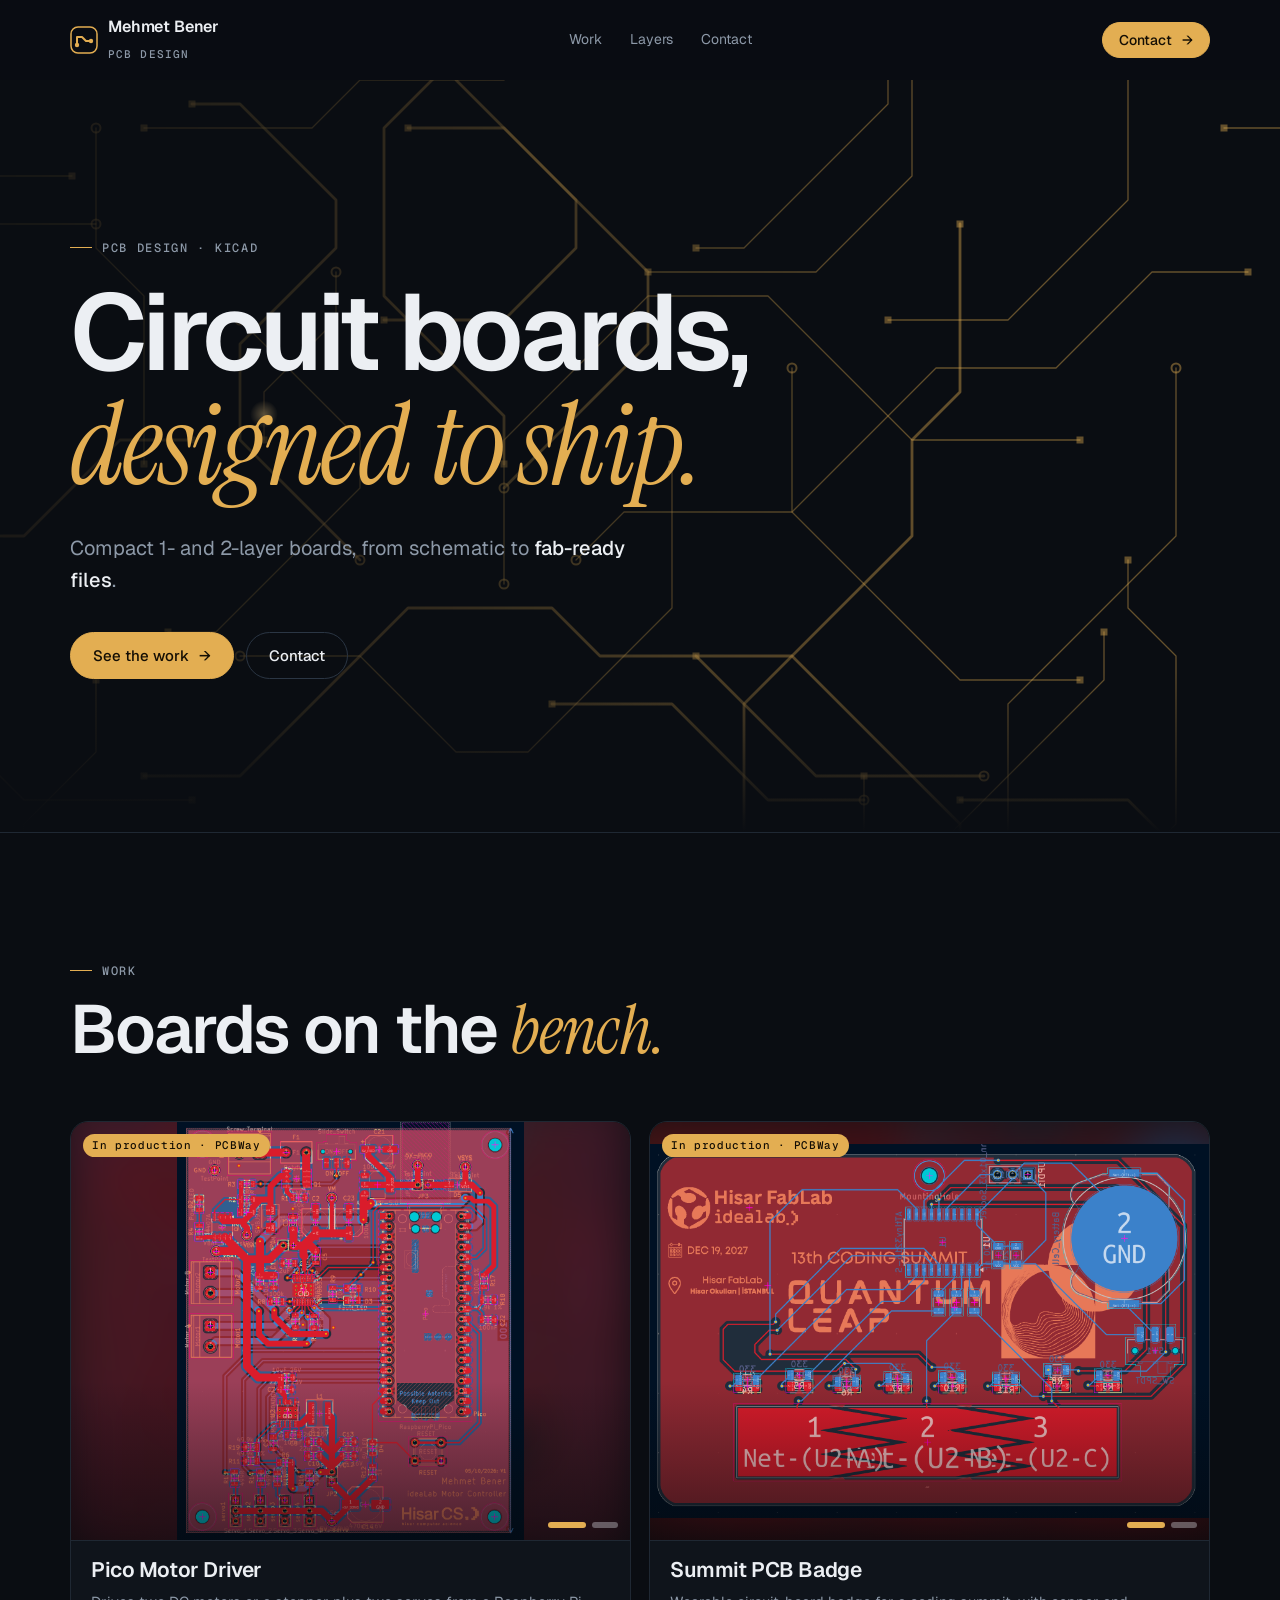
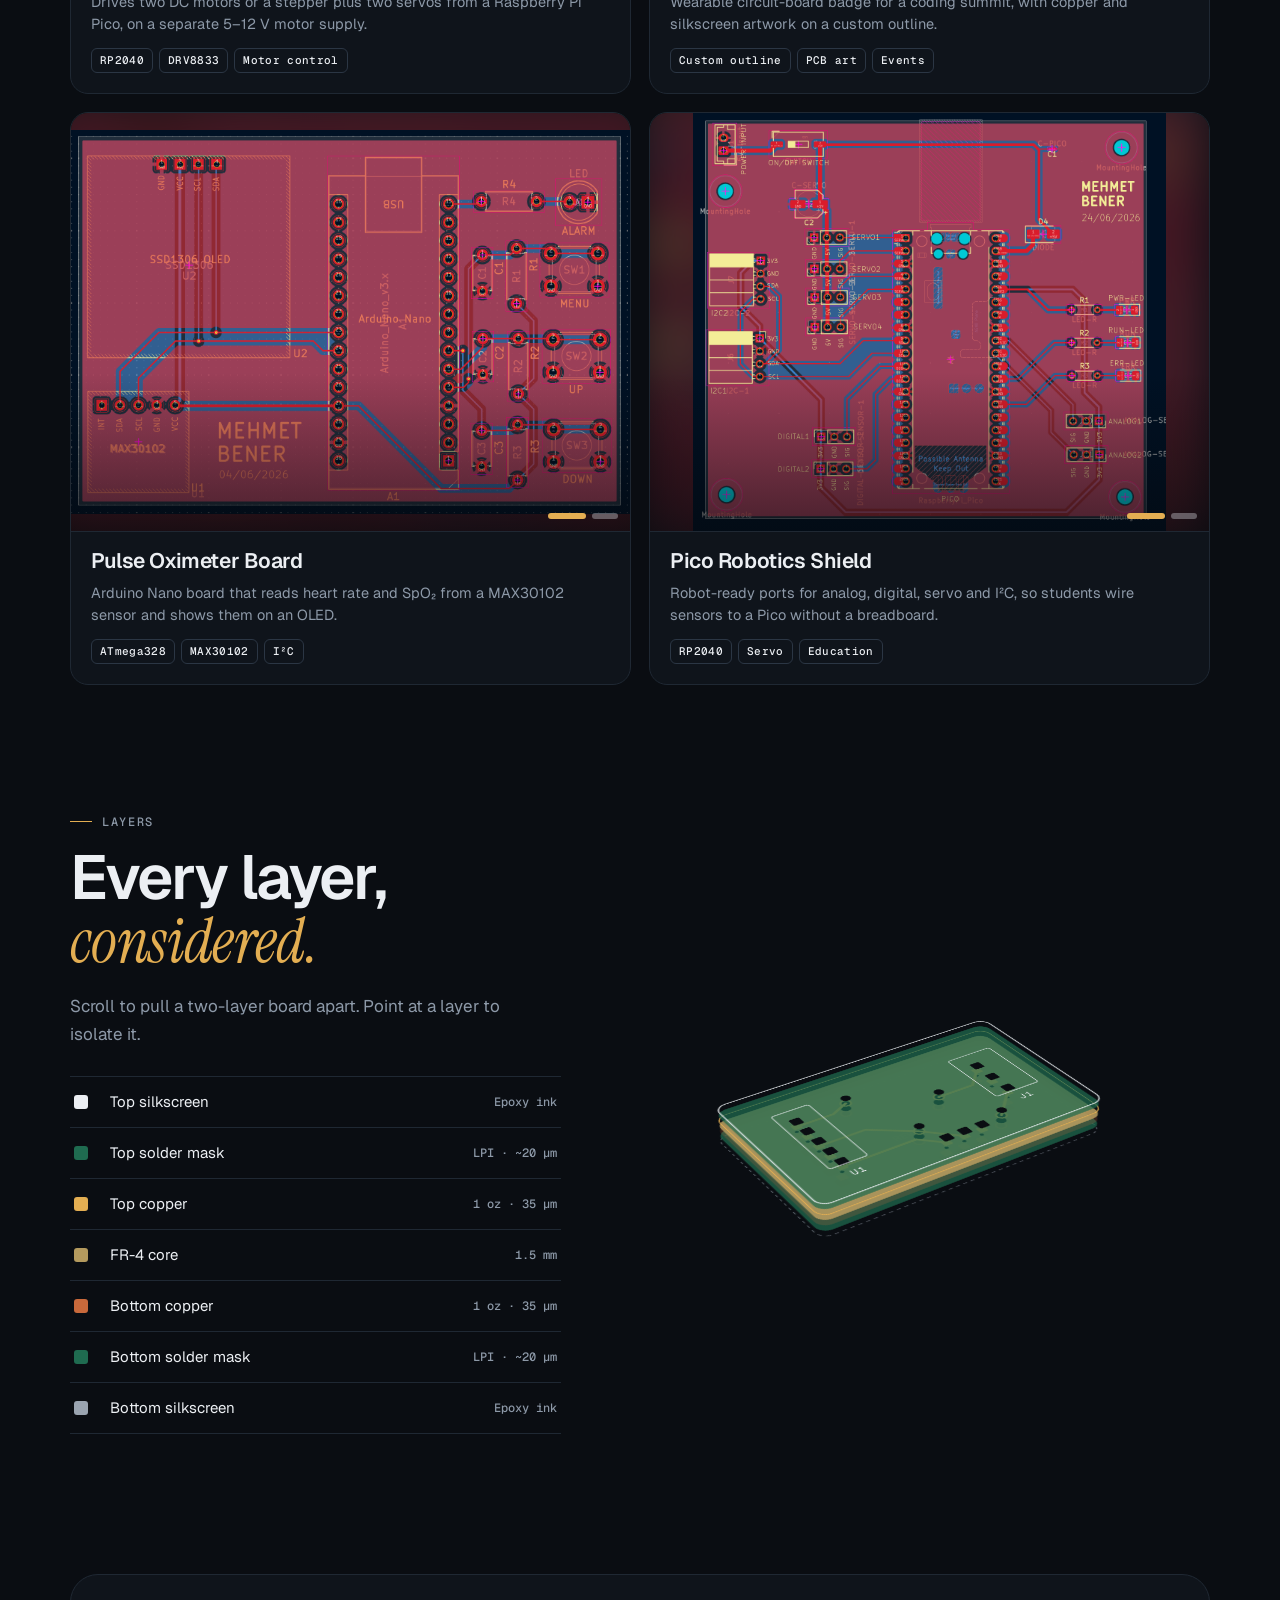
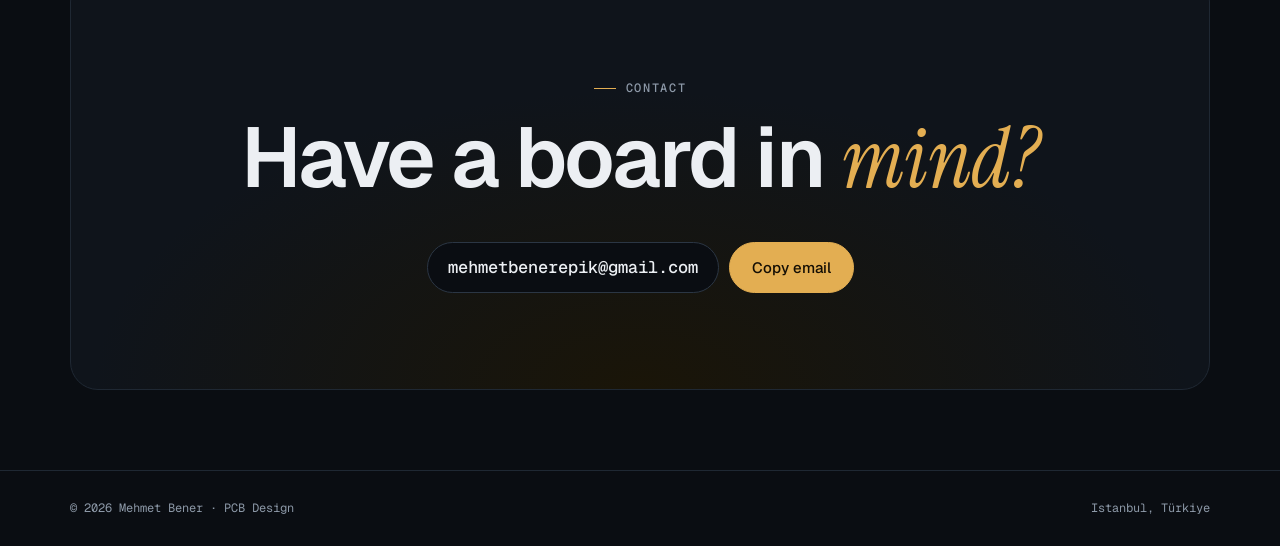
<file: index.html>
<!doctype html>
<html lang="en">
<head>
<meta charset="utf-8">
<meta name="viewport" content="width=device-width, initial-scale=1, viewport-fit=cover">
<title>Mehmet Bener PCB Design</title>
<meta name="description" content="Freelance PCB design in KiCad: microcontroller boards, shields, motor drivers and badges, delivered fab-ready.">

<link rel="stylesheet" href="https://fonts.googleapis.com/css2?family=Geist:wght@400;500;600;700&family=Geist+Mono:wght@400;500&family=Instrument+Serif:ital@0;1&display=swap">
<style>
:root{padding-top:env(safe-area-inset-top,0px);padding-bottom:env(safe-area-inset-bottom,0px)}
body{margin:0}
img{max-width:100%}
/* Layout: a dark board under a bench light. Matte soldermask black, ENIG gold for anything live, silkscreen white for type. One committed dark look. */
:root{
  color-scheme:dark;
  --bg:#0A0D12; --bg2:#0F141B; --bg3:#141B24; --line:#1F2833; --line2:#2B3644;
  --ink:#ECEFF3; --mute:#8D99A8; --gold:#E3AE52; --gold2:#F5D08A; --copper:#C9693B; --mask:#123B2F; --fr4:#B49A5E;
  --f-sans:"Geist", "Helvetica Neue", Arial, sans-serif;
  --f-serif:"Instrument Serif", "Iowan Old Style", Georgia, serif;
  --f-mono:"Geist Mono", ui-monospace, Menlo, monospace;
  --ease:cubic-bezier(.2,.7,.1,1);
}
*{box-sizing:border-box}
html{scroll-behavior:smooth}
body{background:var(--bg);color:var(--ink);font:400 16px/1.6 var(--f-sans);-webkit-font-smoothing:antialiased;overflow-x:hidden}
h1,h2,h3{margin:0;font-weight:600;letter-spacing:-.03em;line-height:1.02;text-wrap:balance}
p{margin:0}
em.s{font-family:var(--f-serif);font-style:italic;font-weight:400;letter-spacing:-.01em;color:var(--gold)}
a{color:inherit}
:focus-visible{outline:2px solid var(--gold);outline-offset:3px}
::selection{background:var(--gold);color:#120D04}

.wrap{max-width:1180px;margin:0 auto;padding-left:max(20px,env(safe-area-inset-left,0px));padding-right:max(20px,env(safe-area-inset-right,0px))}
.eyebrow{display:inline-flex;align-items:center;gap:10px;font:500 12px/1 var(--f-mono);letter-spacing:.14em;text-transform:uppercase;color:var(--mute)}
.eyebrow::before{content:"";width:22px;height:1px;background:var(--gold)}

/* progress line + nav */
.progress{position:fixed;left:0;top:env(safe-area-inset-top,0px);height:2px;width:100%;transform-origin:0 50%;transform:scaleX(var(--p,0));background:linear-gradient(90deg,var(--copper),var(--gold2));z-index:60}
body::before{content:"";position:fixed;inset:0 0 auto;height:env(safe-area-inset-top,0px);z-index:49;background:var(--bg)}
nav.top{position:sticky;top:env(safe-area-inset-top,0px);z-index:50;backdrop-filter:blur(14px) saturate(140%);-webkit-backdrop-filter:blur(14px) saturate(140%);background:color-mix(in srgb,var(--bg) 72%,transparent);border-bottom:1px solid transparent;transition:border-color .3s}
nav.top.scrolled{border-bottom-color:var(--line)}
nav.top .wrap{display:flex;align-items:center;justify-content:space-between;gap:16px;padding-block:14px}
.logo{display:flex;align-items:center;gap:10px;text-decoration:none;font-weight:600;letter-spacing:-.01em}
.logo svg{width:28px;height:28px}
.logo small{font:500 11px/1 var(--f-mono);color:var(--mute);letter-spacing:.1em;text-transform:uppercase}
.links{display:flex;gap:28px;font-size:14px;color:var(--mute)}
.links a{text-decoration:none;position:relative;transition:color .2s}
.links a::after{content:"";position:absolute;left:0;right:0;bottom:-4px;height:1px;background:var(--gold);transform:scaleX(0);transform-origin:right;transition:transform .35s var(--ease)}
.links a:hover,.links a[aria-current]{color:var(--ink)}
.links a:hover::after,.links a[aria-current]::after{transform:scaleX(1);transform-origin:left}
@media (max-width:760px){.links{display:none}}

/* buttons */
.btn{--mx:0px;--my:0px;display:inline-flex;align-items:center;gap:10px;font:500 15px/1 var(--f-sans);padding:15px 22px;border-radius:999px;text-decoration:none;cursor:pointer;border:1px solid var(--line2);background:transparent;color:var(--ink);transform:translate(var(--mx),var(--my));transition:transform .25s var(--ease),background .25s,border-color .25s,color .25s;position:relative;overflow:hidden;isolation:isolate}
.btn.gold{background:var(--gold);border-color:var(--gold);color:#140E04}
.btn.gold::before{content:"";position:absolute;inset:0;background:linear-gradient(110deg,transparent 30%,rgba(255,255,255,.55) 50%,transparent 70%);transform:translateX(-120%);z-index:-1}
.btn.gold:hover::before{transition:transform .7s var(--ease);transform:translateX(120%)}
.btn:not(.gold):hover{border-color:var(--gold);color:var(--gold2)}
.btn .arr{transition:transform .3s var(--ease)}
.btn:hover .arr{transform:translateX(4px)}
.btn.sm{padding:10px 16px;font-size:14px}

/* reveal: movement only, content is always visible */
.rv{transform:translateY(22px);transition:transform .9s var(--ease) var(--d,0s)}
.rv.in{transform:none}

/* glow cards */
.glow{--gx:50%;--gy:50%;position:relative;background:var(--bg2);border:1px solid var(--line);border-radius:18px;overflow:hidden;isolation:isolate}
.glow::before{content:"";position:absolute;inset:0;background:radial-gradient(420px circle at var(--gx) var(--gy),rgba(227,174,82,.13),transparent 45%);opacity:0;transition:opacity .35s;z-index:-1}
.glow::after{content:"";position:absolute;inset:0;border-radius:inherit;padding:1px;background:radial-gradient(260px circle at var(--gx) var(--gy),var(--gold),transparent 60%);-webkit-mask:linear-gradient(#000 0 0) content-box,linear-gradient(#000 0 0);-webkit-mask-composite:xor;mask-composite:exclude;opacity:0;transition:opacity .35s;pointer-events:none}
.glow:hover::before,.glow:hover::after{opacity:1}

/* board drawings (shared by both pages) */
.board{width:100%;height:auto;display:block}
.board .edge{fill:rgba(255,255,255,.025);stroke:var(--ink);stroke-opacity:.55;stroke-width:1.5}
.board .tr{fill:none;stroke:var(--gold);stroke-width:2.2;stroke-linecap:round;stroke-linejoin:round;stroke-dasharray:var(--len,600);stroke-dashoffset:0;transition:stroke-dashoffset 1.4s var(--ease)}
.board .tr.thin{stroke-width:1.3;stroke-opacity:.7}
.board .pad{fill:var(--gold)}
.board .ring{fill:none;stroke:var(--gold);stroke-width:1.6}
.board .ic{fill:#0B0F14;stroke:var(--ink);stroke-opacity:.5;stroke-width:1.2}
.board .txt{fill:var(--ink);fill-opacity:.75;font:500 8.5px var(--f-mono);letter-spacing:.06em}
.board .pulse{fill:var(--gold2);filter:drop-shadow(0 0 5px var(--gold))}
.redraw .board .tr{stroke-dashoffset:var(--len,600);transition:none}

/* project cards (shared) */
.pcard{display:flex;flex-direction:column;transition:transform .45s var(--ease),border-color .3s;will-change:transform}
.pcard:hover{border-color:var(--line2)}
.pcard .art{position:relative;aspect-ratio:16/10;max-width:100%;background:radial-gradient(120% 90% at 50% 0%,#14211c,#0b100e 70%);border-bottom:1px solid var(--line);display:grid;place-items:center;padding:18px}
.pcard .art::before{content:"";position:absolute;inset:0;background-image:radial-gradient(rgba(236,239,243,.07) 1px,transparent 1.2px);background-size:14px 14px;pointer-events:none}
.pcard .art .board{position:relative;max-width:300px;transition:transform .6s var(--ease)}
.pcard:hover .art .board{transform:scale(1.04)}
.pcard .tagline{position:absolute;top:12px;left:12px;font:500 11px/1 var(--f-mono);letter-spacing:.06em;color:#140E04;background:var(--gold);padding:6px 9px;border-radius:999px}
.pcard .info{padding:18px 20px 20px;display:flex;flex-direction:column;gap:10px;min-width:0}
.pcard h3{font-size:21px;letter-spacing:-.02em}
.pcard p{color:var(--mute);font-size:14.5px;line-height:1.55}
.chips{display:flex;flex-wrap:wrap;gap:6px;margin-top:2px}
.chips span{font:500 11px/1 var(--f-mono);color:var(--ink);border:1px solid var(--line2);padding:6px 8px;border-radius:6px;letter-spacing:.03em}

footer.foot{border-top:1px solid var(--line);padding-block:28px;font:400 12px/1.6 var(--f-mono);color:var(--mute)}
footer.foot .wrap{display:flex;justify-content:space-between;gap:16px;flex-wrap:wrap}

@media (prefers-reduced-motion:reduce){
  html{scroll-behavior:auto}
  *,*::before,*::after{animation:none!important;transition:none!important}
  .rv{transform:none}
}

/* photo gallery: the board photos are the card's hero */
.gallery{position:relative;aspect-ratio:4/3;max-width:100%;overflow:hidden;background:radial-gradient(120% 90% at 50% 0%,#14211c,#0b100e 70%);border-bottom:1px solid var(--line);cursor:zoom-in}
a .gallery{cursor:pointer}
.gallery img{position:absolute;inset:0;width:100%;height:100%;object-fit:contain;transition:opacity .7s var(--ease)}
.gb{position:absolute;inset:-30px;background-size:cover;background-position:center;filter:blur(26px) brightness(.4) saturate(1.2);transition:opacity .7s var(--ease)}
.gb2{opacity:0}.gallery[data-show="2"] .gb2{opacity:1}.gallery[data-show="2"] .gb1{opacity:0}
.gallery.miss1 .gb1,.gallery.miss2 .gb2{display:none}
.gallery .g2{opacity:0}
.gallery[data-show="2"] .g2{opacity:1}
.gallery[data-show="2"] .g1{opacity:0}
.gallery.miss1 .g1,.gallery.miss2 .g2{display:none}
.gallery::after{content:"";position:absolute;inset:auto 0 0;height:38%;background:linear-gradient(transparent,rgba(5,7,10,.55));pointer-events:none}
.gph{display:none}
.gallery.miss1.miss2{cursor:default;background-image:radial-gradient(rgba(236,239,243,.07) 1px,transparent 1.2px),radial-gradient(120% 90% at 50% 0%,#14211c,#0b100e 70%);background-size:14px 14px,auto}
.gallery.miss1.miss2 .gph{position:absolute;inset:0;display:flex;flex-direction:column;align-items:center;justify-content:center;gap:8px;padding:16px;text-align:center;font:500 11px/1.5 var(--f-mono);color:var(--mute);word-break:break-all}
.gph b{font:600 15px/1 var(--f-sans);color:var(--ink)}
.gph svg{width:30px;height:30px;stroke:var(--gold);fill:none;stroke-width:1.5}
.gallery.miss1.miss2 .gtabs,.gallery.miss1 .gtabs,.gallery.miss2 .gtabs{display:none}
.gtabs{position:absolute;right:12px;bottom:12px;z-index:2;display:flex;gap:6px}
.gtabs button{width:26px;height:6px;border-radius:999px;border:0;padding:0;background:rgba(236,239,243,.35);cursor:pointer;transition:background .3s,width .3s}
.gallery[data-show="1"] .gtabs [data-n="1"],.gallery[data-show="2"] .gtabs [data-n="2"]{background:var(--gold);width:38px}
.gallery .tagline{z-index:2}
.pcard .tagline{position:absolute;top:12px;left:12px;font:500 11px/1 var(--f-mono);letter-spacing:.06em;color:#140E04;background:var(--gold);padding:6px 9px;border-radius:999px}
.lightbox{position:fixed;inset:0;z-index:100;display:grid;place-items:center;padding:max(20px,env(safe-area-inset-top,0px)) max(20px,env(safe-area-inset-right,0px)) max(20px,env(safe-area-inset-bottom,0px)) max(20px,env(safe-area-inset-left,0px));background:rgba(5,7,10,.88);backdrop-filter:blur(8px);-webkit-backdrop-filter:blur(8px);cursor:zoom-out;animation:lbin .35s var(--ease)}
.lightbox img{max-width:min(1100px,100%);max-height:84vh;border-radius:12px;box-shadow:0 30px 80px rgba(0,0,0,.6)}
.lightbox p{margin-top:14px;font:500 13px/1 var(--f-mono);color:var(--mute);text-align:center}
@keyframes lbin{from{opacity:0}to{opacity:1}}

/* ===== page ===== */
/* ---------- hero ---------- */
.hero{position:relative;display:flex;align-items:center;overflow:hidden;border-bottom:1px solid var(--line)}
#route{position:absolute;inset:0;width:100%;height:100%;-webkit-mask-image:linear-gradient(90deg,rgba(0,0,0,.18) 0%,rgba(0,0,0,.45) 35%,#000 75%);mask-image:linear-gradient(90deg,rgba(0,0,0,.18) 0%,rgba(0,0,0,.45) 35%,#000 75%);}
.hero::after{content:"";position:absolute;inset:auto 0 0;height:160px;background:linear-gradient(transparent,var(--bg));pointer-events:none}
.hero .wrap{position:relative;z-index:2;width:100%;padding-block:clamp(72px,12vw,150px) clamp(88px,12vw,160px)}
.hero h1{font-size:clamp(46px,8.4vw,112px);font-weight:600;letter-spacing:-.045em;margin-top:22px;max-width:11ch}
.hero h1 em.s{font-size:1.06em;letter-spacing:-.02em}
.w{display:inline-block;overflow:hidden;vertical-align:top;padding-bottom:.08em;margin-bottom:-.08em}
.w>span{display:inline-block;animation:up 1.1s var(--ease) both;animation-delay:calc(var(--i)*90ms + 150ms)}
@keyframes up{from{transform:translateY(105%)}to{transform:none}}
.fade{animation:fade 1s var(--ease) both;animation-delay:var(--fd,.7s)}
@keyframes fade{from{opacity:0;transform:translateY(14px)}to{opacity:1;transform:none}}
.hero .sub{font-size:clamp(17px,1.6vw,20px);color:var(--mute);max-width:46ch;margin-top:28px}
.hero .sub b{color:var(--ink);font-weight:500}
.hero .cta{display:flex;gap:12px;flex-wrap:wrap;margin-top:36px}
.x-meta{display:flex;gap:28px;flex-wrap:wrap;margin-top:56px;font:500 12px/1 var(--f-mono);color:var(--mute);letter-spacing:.06em;text-transform:uppercase}
.meta span{display:flex;align-items:center;gap:8px}
.meta span::before{content:"";width:6px;height:6px;border-radius:50%;background:var(--gold);box-shadow:0 0 10px var(--gold);animation:blink 2.4s infinite;animation-delay:var(--b,0s)}
@keyframes blink{0%,100%{opacity:1}50%{opacity:.25}}

/* ---------- sections ---------- */
section.s{padding-block:120px 0}
.head{display:grid;grid-template-columns:minmax(0,1fr) minmax(0,.8fr);gap:32px;align-items:end;margin-bottom:56px}
.head h2{font-size:clamp(36px,5.4vw,68px);margin-top:16px}
.head p{color:var(--mute);font-size:17px;max-width:44ch}
@media (max-width:820px){.head{grid-template-columns:1fr}}

.svc{display:grid;grid-template-columns:repeat(3,minmax(0,1fr));gap:16px}
.svc .glow{padding:30px 28px 32px;min-height:230px;display:flex;flex-direction:column;gap:14px}
.svc svg{width:40px;height:40px;stroke:var(--gold);fill:none;stroke-width:1.5;stroke-linecap:round;stroke-linejoin:round;transition:transform .5s var(--ease)}
.svc .glow:hover svg{transform:translateY(-3px) rotate(-4deg)}
.svc h3{font-size:22px;margin-top:auto}
.svc p{color:var(--mute);font-size:15px}
@media (max-width:900px){.svc{grid-template-columns:repeat(2,minmax(0,1fr))}}
@media (max-width:560px){.svc{grid-template-columns:1fr}.svc .glow{min-height:0}}

/* ---------- stack-up ---------- */
.stackup{display:grid;grid-template-columns:minmax(0,.9fr) minmax(0,1.1fr);gap:48px;align-items:center}
.stage{position:relative;height:480px;perspective:1500px;display:grid;place-items:center}
.layers{--gap:6px;position:relative;width:340px;height:212px;transform-style:preserve-3d;transform:rotateX(58deg) rotateZ(-34deg)}
.layer{position:absolute;inset:0;transform:translateZ(calc((var(--i) - 3) * var(--gap)));transition:transform .55s var(--ease),opacity .35s,filter .35s}
.layer svg{width:100%;height:100%;display:block;overflow:visible}
.layers.focus .layer{opacity:.18}
.layers.focus .layer.on{opacity:1;transform:translateZ(calc((var(--i) - 3) * var(--gap) + 26px));filter:drop-shadow(0 0 18px rgba(227,174,82,.35))}
.legend{list-style:none;margin:28px 0 0;padding:0;border-top:1px solid var(--line)}
.legend li{display:grid;grid-template-columns:22px minmax(0,1fr) auto;gap:14px;align-items:center;padding:13px 4px;border-bottom:1px solid var(--line);cursor:default;transition:background .25s,padding .25s}
.legend li:hover,.legend li:focus-visible{background:var(--bg2);padding-left:12px}
.legend i{width:14px;height:14px;border-radius:3px;display:block;background:var(--c)}
.legend span{font-size:15px}
.legend small{font:500 12px/1 var(--f-mono);color:var(--mute);font-variant-numeric:tabular-nums}
.stackup .lead{color:var(--mute);font-size:17px;max-width:44ch;margin-top:20px}
@media (max-width:900px){.stackup{grid-template-columns:1fr}.stage{height:380px;order:-1}.layers{transform:rotateX(58deg) rotateZ(-34deg) scale(.82)}}
@media (max-width:420px){.layers{transform:rotateX(58deg) rotateZ(-34deg) scale(.66)}.stage{height:320px}}

/* ---------- work ---------- */
.work{display:grid;grid-template-columns:repeat(2,minmax(0,1fr));gap:18px}
@media (max-width:600px){.work{grid-template-columns:1fr}}
.more{display:flex;justify-content:center;margin-top:40px}

/* ---------- contact ---------- */
.contact{position:relative;margin-block:140px 80px;border:1px solid var(--line);border-radius:28px;overflow:hidden;background:radial-gradient(80% 120% at 50% 100%,#1a1508,var(--bg2) 60%);text-align:center;padding:96px max(20px,4vw)}
.rings{position:absolute;left:50%;top:100%;width:0;height:0}
.rings i{position:absolute;left:50%;top:50%;border:1px solid var(--gold);border-radius:50%;transform:translate(-50%,-50%) scale(.2);opacity:0;animation:ring 6s var(--ease) infinite;animation-delay:calc(var(--k)*1.5s);width:900px;height:900px}
@keyframes ring{0%{transform:translate(-50%,-50%) scale(.1);opacity:.5}100%{transform:translate(-50%,-50%) scale(1.1);opacity:0}}
.contact>*{position:relative}
.contact h2{font-size:clamp(40px,6.6vw,88px);max-width:14ch;margin:18px auto 0}
.contact p{color:var(--mute);max-width:46ch;margin:22px auto 0;font-size:17px}
.mail{display:flex;gap:10px;justify-content:center;flex-wrap:wrap;margin-top:40px}
.mail code{font:500 17px/1 var(--f-mono);padding:16px 20px;border:1px solid var(--line2);border-radius:999px;background:var(--bg);user-select:all;word-break:break-all}
</style>

</head>
<body>
<div class="progress" aria-hidden="true"></div>
<nav class="top">
  <div class="wrap">
    <a class="logo" href="#top" aria-label="Home">
      <svg viewBox="0 0 28 28" aria-hidden="true"><rect x="1" y="1" width="26" height="26" rx="7" fill="none" stroke="#E3AE52" stroke-width="1.5"/><path d="M7 19V11h5l4 4h5" fill="none" stroke="#E3AE52" stroke-width="2" stroke-linecap="round" stroke-linejoin="round"/><circle cx="21" cy="15" r="2.2" fill="#E3AE52"/><circle cx="7" cy="19" r="2.2" fill="#E3AE52"/></svg>
      <span>Mehmet Bener<br><small>PCB Design</small></span>
    </a>
    <div class="links">
      <a href="#work">Work</a><a href="#stackup">Layers</a><a href="#contact">Contact</a>
    </div>
    <a class="btn gold sm mag" href="#contact">Contact <span class="arr">→</span></a>
  </div>
</nav>

<header class="hero" id="top">
  <canvas id="route" aria-hidden="true"></canvas>
  <div class="wrap">
    <span class="eyebrow fade" style="--fd:.1s">PCB design · KiCad</span>
    <h1>
      <span class="w"><span style="--i:0">Circuit</span></span>
      <span class="w"><span style="--i:1">boards,</span></span>
      <span class="w"><span style="--i:2"><em class="s">designed</em></span></span>
      <span class="w"><span style="--i:3"><em class="s">to ship.</em></span></span>
    </h1>
    <p class="sub fade" style="--fd:.75s">Compact 1- and 2-layer boards, from schematic to <b>fab-ready files</b>.</p>
    <div class="cta fade" style="--fd:.9s">
      <a class="btn gold mag" href="#work">See the work <span class="arr">→</span></a>
      <a class="btn mag" href="#contact">Contact</a>
    </div>
  </div>
</header>

<main>
<section class="s" id="work">
  <div class="wrap">
    <div class="head">
      <div><span class="eyebrow rv">Work</span><h2 class="rv" style="--d:.05s">Boards on the <em class="s">bench.</em></h2></div>
    </div>
    <div class="work" id="grid"></div>
  </div>
</section>

<section class="s" id="stackup">
  <div class="wrap stackup">
    <div>
      <span class="eyebrow rv">Layers</span>
      <h2 class="rv" style="font-size:clamp(36px,5vw,62px);margin-top:16px;--d:.05s">Every layer, <em class="s">considered.</em></h2>
      <p class="lead rv" style="--d:.1s">Scroll to pull a two-layer board apart. Point at a layer to isolate it.</p>
      <ul class="legend" id="legend"></ul>
    </div>
    <div class="stage" aria-hidden="true"><div class="layers" id="layers"></div></div>
  </div>
</section>

<section class="wrap" id="contact" style="display:block">
  <div class="contact">
    <div class="rings" aria-hidden="true"><i style="--k:0"></i><i style="--k:1"></i><i style="--k:2"></i><i style="--k:3"></i></div>
    <span class="eyebrow">Contact</span>
    <h2>Have a board in <em class="s">mind?</em></h2>
    <div class="mail"><code id="addr">mehmetbenerepik@gmail.com</code><button class="btn gold mag" type="button" id="copy">Copy email</button></div>
  </div>
</section>
</main>

<footer class="foot"><div class="wrap"><span>© 2026 Mehmet Bener · PCB Design</span><span>Istanbul, Türkiye</span></div></footer>

<script>
/* Shared interactions and board drawings for both pages */
(function(){
const RM = matchMedia("(prefers-reduced-motion: reduce)").matches;
const FINE = matchMedia("(pointer: fine)").matches;

/* ---------- project data ---------- */
const PROJECTS = [
  {id:"motor", name:"Pico Motor Driver", tag:"In production · PCBWay",
   blurb:"Drives two DC motors or a stepper plus two servos from a Raspberry Pi Pico, on a separate 5–12 V motor supply.",
   chips:["RP2040","DRV8833","Motor control"]},
  {id:"badge", name:"Summit PCB Badge", tag:"In production · PCBWay",
   blurb:"Wearable circuit-board badge for a coding summit, with copper and silkscreen artwork on a custom outline.",
   chips:["Custom outline","PCB art","Events"]},
  {id:"pulse", name:"Pulse Oximeter Board", tag:"",
   blurb:"Arduino Nano board that reads heart rate and SpO₂ from a MAX30102 sensor and shows them on an OLED.",
   chips:["ATmega328","MAX30102","I²C"]},
  {id:"shield", name:"Pico Robotics Shield", tag:"",
   blurb:"Robot-ready ports for analog, digital, servo and I²C, so students wire sensors to a Pico without a breadboard.",
   chips:["RP2040","Servo","Education"]}
];

/* ---------- board drawing helpers (viewBox 320 x 200) ---------- */
const R=(x,y,w,h,c,rx=0)=>`<rect x="${x}" y="${y}" width="${w}" height="${h}" rx="${rx}" class="${c}"/>`;
const C=(x,y,r,c)=>`<circle cx="${x}" cy="${y}" r="${r}" class="${c}"/>`;
const T=(x,y,s,a="middle")=>`<text x="${x}" y="${y}" text-anchor="${a}" class="txt">${s}</text>`;
const P=(d,c="tr")=>`<path d="${d}" class="${c}"/>`;
const row=(x,y,n,dx,dy,s=4)=>{let o="";for(let i=0;i<n;i++)o+=R(x+i*dx-s/2,y+i*dy-s/2,s,s,"pad",1);return o};
const holes=()=>C(22,22,5,"ring")+C(298,22,5,"ring")+C(22,178,5,"ring")+C(298,178,5,"ring");
const edge=()=>R(8,8,304,184,"edge",12);

const DRAW = {
  motor(){
    return edge()+holes()+
      R(40,50,48,104,"ic",3)+row(44,56,10,0,10)+row(84,56,10,0,10)+T(64,106,"PICO")+
      R(150,78,40,30,"ic",2)+row(146,82,4,0,7,3)+row(194,82,4,0,7,3)+T(170,96,"DRV")+
      R(246,40,46,34,"ic",3)+C(259,57,7,"ring")+C(279,57,7,"ring")+
      R(246,112,46,34,"ic",3)+C(259,129,7,"ring")+C(279,129,7,"ring")+
      row(130,168,3,10,0,5)+row(180,168,3,10,0,5)+T(150,160,"SERVO",)+
      P("M84 76 H120 L134 90 H146")+P("M84 96 H118 L126 104 H146","tr thin")+
      P("M194 82 H218 L232 60 H252")+P("M194 103 H218 L232 125 H252")+
      P("M84 126 H104 L118 140 V168 H130","tr thin")+P("M84 136 H96 L110 150 H170 L180 160 V168","tr thin");
  },
  badge(){
    return `<path d="M160 10 L292 54 L292 140 L160 190 L28 140 L28 54 Z" class="edge"/>`+
      C(160,32,7,"ring")+
      `<text x="160" y="112" text-anchor="middle" class="txt" style="font-size:30px;fill-opacity:.9">&lt;/&gt;</text>`+
      P("M60 70 H110 L124 84 V128 L136 140 H184 L196 128 V84 L210 70 H260")+
      P("M70 140 H104 L118 154 H202 L216 140 H250","tr thin")+
      C(60,70,4,"pad")+C(260,70,4,"pad")+C(70,140,4,"pad")+C(250,140,4,"pad")+
      R(150,150,20,10,"ic",2)+T(160,176,"SUMMIT");
  },
  esp(){
    return edge()+holes()+
      R(36,36,70,96,"ic",3)+`<path d="M40 40 H102 V60 H40 Z" fill="none" class="tr thin" style="stroke-dasharray:3 3"/>`+
      row(36,70,7,0,9,3.5)+row(106,70,7,0,9,3.5)+T(71,104,"ESP32")+
      R(150,34,120,58,"ic",4)+T(210,67,"OLED")+
      C(186,128,8,"ring")+C(170,144,8,"ring")+C(202,144,8,"ring")+C(186,160,8,"ring")+
      R(250,140,34,22,"ic",2)+T(267,154,"LiPo")+
      P("M106 80 H128 L140 68 H150")+P("M106 98 H134 L150 114 V128 H178","tr thin")+
      P("M106 116 H124 L150 142 H162","tr thin")+P("M250 150 H226 L214 162 H194","tr thin");
  },
  pulse(){
    return edge()+holes()+
      R(36,56,110,40,"ic",3)+row(44,60,10,10,0,3.5)+row(44,92,10,10,0,3.5)+T(91,80,"NANO")+
      R(180,36,100,52,"ic",4)+T(230,66,"OLED")+
      R(214,122,30,30,"ic",3)+C(229,137,6,"ring")+T(229,166,"MAX30102")+
      C(60,146,8,"ring")+C(92,146,8,"ring")+C(124,146,8,"ring")+
      P("M146 66 H166 L176 56 H180")+P("M146 82 H168 L196 110 V122 H214")+
      P("M60 138 V112 L68 104 H120","tr thin")+P("M124 138 V118 L138 104 H146","tr thin");
  },
  shield(){
    let ports="";
    [["A",40],["D",100],["S",184],["I²C",250]].forEach(([l,x],i)=>{
      for(let k=0;k<3;k++)ports+=row(x,30+k*12,i===3?4:3,10,0,5);
      ports+=T(x+10,82,l);
    });
    return edge()+holes()+ports+
      R(116,100,92,48,"ic",3)+row(122,104,9,10,0,3.5)+row(122,144,9,10,0,3.5)+T(162,128,"PICO")+
      P("M60 66 V90 L82 112 H116")+P("M120 66 V86 L134 100","tr thin")+
      P("M204 66 V86 L190 100","tr thin")+P("M270 66 V90 L248 112 H208")+
      P("M60 160 H260","tr thin");
  }
};

PROJECTS.forEach(p=>{p.photos=[
  {src:`media/${p.id}/1.png`,cap:"Photo 1"},
  {src:`media/${p.id}/2.png`,cap:"Photo 2"}
]});

function photoArt(p){
  const [a,b]=p.photos;
  return `<div class="gallery" data-show="1">
    <div class="gb gb1" style="background-image:url('${a.src}')"></div><div class="gb gb2" style="background-image:url('${b.src}')"></div>
    <img class="g1" src="${a.src}" alt="${p.name}, photo 1" loading="lazy" onerror="PCB.miss(this,1)">
    <img class="g2" src="${b.src}" alt="${p.name}, photo 2" loading="lazy" onerror="PCB.miss(this,2)">
    <div class="gph"><svg viewBox="0 0 24 24"><rect x="3" y="5" width="18" height="14" rx="2"/><circle cx="9" cy="11" r="2"/><path d="M21 17l-5-5-8 7"/></svg><b>Add photos</b><span>${a.src}<br>${b.src}</span></div>
    ${p.tag?`<span class="tagline">${p.tag}</span>`:""}
    <div class="gtabs" role="group" aria-label="Choose photo"><button type="button" data-n="1" aria-label="Photo 1"></button><button type="button" data-n="2" aria-label="Photo 2"></button></div>
  </div>`;
}
function miss(img,n){
  const g=img.closest(".gallery");g.classList.add("miss"+n);
  if(n===1&&!g.classList.contains("miss2"))g.dataset.show="2";
  if(n===2)g.dataset.show="1";
}
/* hover swaps to photo 2, dots pick a photo, click opens it large */
document.addEventListener("pointerover",e=>{const g=e.target.closest&&e.target.closest(".gallery");if(g&&!g.classList.contains("miss2")&&!g.classList.contains("miss1")&&e.pointerType==="mouse"&&!g.dataset.pinned)g.dataset.show="2"});
document.addEventListener("pointerout",e=>{const g=e.target.closest&&e.target.closest(".gallery");if(g&&!g.contains(e.relatedTarget)&&!g.classList.contains("miss1")&&!g.dataset.pinned)g.dataset.show="1"});
document.addEventListener("click",e=>{
  const t=e.target.closest(".gtabs button");
  if(t){e.preventDefault();e.stopPropagation();const g=t.closest(".gallery");if(!g.classList.contains("miss"+t.dataset.n)){g.dataset.show=t.dataset.n;g.dataset.pinned="1"}return}
},true);

function lightbox(){
  document.addEventListener("click",e=>{
    const g=e.target.closest(".gallery");if(!g||(g.classList.contains("miss1")&&g.classList.contains("miss2")))return;
    if(g.closest("a"))return;
    const img=g.querySelector(".g"+g.dataset.show);
    const box=document.createElement("div");box.className="lightbox";box.setAttribute("role","dialog");box.setAttribute("aria-label","Photo");
    box.innerHTML=`<div><img src="${img.getAttribute("src")}" alt=""><p>${img.alt}</p></div>`;
    const close=()=>{box.remove();removeEventListener("keydown",esc)};const esc=ev=>{if(ev.key==="Escape")close()};
    box.addEventListener("click",close);addEventListener("keydown",esc);document.body.appendChild(box);
  });
}

function drawBoard(id){
  return `<svg class="board" viewBox="0 0 320 200" role="img" aria-label="${id} board drawing">${DRAW[id]()}</svg>`;
}

/* measure traces, add travelling pulses, redraw on hover */
function wireBoard(host){
  const svg=host.querySelector("svg.board"); if(!svg) return;
  const trs=[...svg.querySelectorAll(".tr")];
  trs.forEach(p=>{try{p.style.setProperty("--len",Math.ceil(p.getTotalLength())+1)}catch(e){}});
  if(!RM){
    trs.filter(p=>!p.classList.contains("thin")).slice(0,2).forEach((p,i)=>{
      const c=document.createElementNS("http://www.w3.org/2000/svg","circle");
      c.setAttribute("r","2.6");c.setAttribute("class","pulse");
      c.innerHTML=`<animateMotion dur="${2.6+i*.9}s" begin="${i*.8}s" repeatCount="indefinite" path="${p.getAttribute("d")}"/>`;
      svg.appendChild(c);
    });
    const card=host.closest("[data-board-card]")||host;
    card.addEventListener("pointerenter",()=>{host.classList.add("redraw");host.getBoundingClientRect();requestAnimationFrame(()=>host.classList.remove("redraw"))});
  }
}

/* ---------- page-wide effects ---------- */
function init(){
  const bar=document.querySelector(".progress"), nav=document.querySelector("nav.top");
  let ticking=false;
  const onScroll=()=>{ if(ticking) return; ticking=true; requestAnimationFrame(()=>{
    const h=document.documentElement.scrollHeight-innerHeight;
    if(bar) bar.style.setProperty("--p",h>0?scrollY/h:0);
    if(nav) nav.classList.toggle("scrolled",scrollY>8);
    document.dispatchEvent(new CustomEvent("tick"));
    ticking=false;});
  };
  addEventListener("scroll",onScroll,{passive:true}); onScroll();

  if("IntersectionObserver" in window && !RM){
    const io=new IntersectionObserver(es=>es.forEach(e=>{if(e.isIntersecting){e.target.classList.add("in");io.unobserve(e.target)}}),{rootMargin:"0px 0px -8% 0px"});
    document.querySelectorAll(".rv").forEach(el=>io.observe(el));
  } else document.querySelectorAll(".rv").forEach(el=>el.classList.add("in"));

  document.querySelectorAll(".glow").forEach(el=>el.addEventListener("pointermove",e=>{
    const r=el.getBoundingClientRect();
    el.style.setProperty("--gx",(e.clientX-r.left)+"px");el.style.setProperty("--gy",(e.clientY-r.top)+"px");
  }));

  if(FINE && !RM){
    document.querySelectorAll(".mag").forEach(el=>{
      el.addEventListener("pointermove",e=>{const r=el.getBoundingClientRect();
        el.style.setProperty("--mx",((e.clientX-r.left-r.width/2)*.22)+"px");
        el.style.setProperty("--my",((e.clientY-r.top-r.height/2)*.3)+"px");});
      el.addEventListener("pointerleave",()=>{el.style.setProperty("--mx","0px");el.style.setProperty("--my","0px")});
    });
    document.querySelectorAll("[data-tilt]").forEach(el=>{
      el.addEventListener("pointermove",e=>{const r=el.getBoundingClientRect();
        const x=(e.clientX-r.left)/r.width-.5,y=(e.clientY-r.top)/r.height-.5;
        el.style.transform=`perspective(900px) rotateX(${(-y*7).toFixed(2)}deg) rotateY(${(x*9).toFixed(2)}deg) translateY(-4px)`;});
      el.addEventListener("pointerleave",()=>{el.style.transform=""});
    });
  }

  const copy=document.getElementById("copy"), addr=document.getElementById("addr");
  if(copy&&addr) copy.addEventListener("click",()=>{
    const done=()=>{copy.textContent="Copied";setTimeout(()=>copy.textContent="Copy email",1600)};
    const sel=()=>{const r=document.createRange();r.selectNodeContents(addr);const s=getSelection();s.removeAllRanges();s.addRange(r)};
    try{navigator.clipboard.writeText(addr.textContent.trim()).then(done,sel)}catch(e){sel()}
  });
}

window.PCB={PROJECTS,drawBoard,wireBoard,photoArt,miss,lightbox,init,RM};
})();


PCB.init();

/* ---------- hero autorouter ---------- */
(()=>{
  const cv=document.getElementById("route"),cx=cv.getContext("2d");
  const GOLD="227,174,82",G=24,D=[[1,0],[1,1],[0,1],[-1,1],[-1,0],[-1,-1],[0,-1],[1,-1]];
  let W=0,H=0,tr=[],mx=-999,my=-999,run=true,N=34;
  function size(){const d=Math.min(devicePixelRatio||1,2);W=cv.clientWidth;H=cv.clientHeight;cv.width=W*d;cv.height=H*d;cx.setTransform(d,0,0,d,0,0);N=W<700?18:34}
  function mk(done){
    let x=Math.round(Math.random()*W/G)*G,y=Math.round(Math.random()*H/G)*G,d=(Math.random()*4|0)*2;
    const pts=[[x,y]],n=3+(Math.random()*5|0);
    for(let i=0;i<n;i++){const l=(2+(Math.random()*6|0))*G;x+=D[d][0]*l;y+=D[d][1]*l;pts.push([x,y]);d=(d+(Math.random()<.5?1:7))%8}
    const L=[0];for(let i=1;i<pts.length;i++)L.push(L[i-1]+Math.hypot(pts[i][0]-pts[i-1][0],pts[i][1]-pts[i-1][1]));
    const life=500+Math.random()*500,len=L[L.length-1];
    return{pts,L,len,p:done?len:0,age:done?Math.random()*life*.6+40:0,life,w:Math.random()<.22?2.8:1.3,pulse:-1}
  }
  function at(t,s){for(let i=1;i<t.pts.length;i++)if(s<=t.L[i]){const a=t.pts[i-1],b=t.pts[i],k=(s-t.L[i-1])/((t.L[i]-t.L[i-1])||1);return[a[0]+(b[0]-a[0])*k,a[1]+(b[1]-a[1])*k]}return t.pts[t.pts.length-1]}
  function draw(t){
    const f=Math.max(0,Math.min(1,t.age/40,(t.life-t.age)/80));
    const [sx,sy]=t.pts[0];const near=Math.max(0,1-Math.hypot(sx-mx,sy-my)/260);
    cx.globalAlpha=f*(.42+near*.5);cx.strokeStyle=`rgb(${GOLD})`;cx.lineWidth=t.w;cx.lineJoin="round";cx.lineCap="round";
    cx.beginPath();cx.moveTo(sx,sy);
    for(let i=1;i<t.pts.length;i++){if(t.L[i]<=t.p)cx.lineTo(t.pts[i][0],t.pts[i][1]);else{const q=at(t,t.p);cx.lineTo(q[0],q[1]);break}}
    cx.stroke();
    cx.fillStyle=`rgb(${GOLD})`;cx.fillRect(sx-3.5,sy-3.5,7,7);
    if(t.p>=t.len){const e=t.pts[t.pts.length-1];cx.beginPath();cx.arc(e[0],e[1],4.5,0,7);cx.lineWidth=2;cx.stroke()}
    if(t.pulse>=0){const q=at(t,t.pulse);cx.globalAlpha=f;const g=cx.createRadialGradient(q[0],q[1],0,q[0],q[1],14);g.addColorStop(0,"rgba(245,208,138,1)");g.addColorStop(1,"rgba(245,208,138,0)");cx.fillStyle=g;cx.beginPath();cx.arc(q[0],q[1],14,0,7);cx.fill()}
  }
  function frame(){
    if(!run) return;
    cx.clearRect(0,0,W,H);
    if(mx>-999){const g=cx.createRadialGradient(mx,my,0,mx,my,220);g.addColorStop(0,"rgba(227,174,82,.10)");g.addColorStop(1,"rgba(227,174,82,0)");cx.globalAlpha=1;cx.fillStyle=g;cx.fillRect(0,0,W,H)}
    if(tr.length<N&&Math.random()<.12)tr.push(mk(false));
    for(const t of tr){
      t.age++;if(t.p<t.len)t.p=Math.min(t.len,t.p+3.4);
      else{if(t.pulse<0&&Math.random()<.006)t.pulse=0;if(t.pulse>=0){t.pulse+=3.2;if(t.pulse>t.len)t.pulse=-1}}
      draw(t);
    }
    tr=tr.filter(t=>t.age<t.life);
    requestAnimationFrame(frame);
  }
  size();for(let i=0;i<N;i++)tr.push(mk(true));
  addEventListener("resize",()=>{size()});
  const hero=cv.parentElement;
  hero.addEventListener("pointermove",e=>{const r=cv.getBoundingClientRect();mx=e.clientX-r.left;my=e.clientY-r.top});
  hero.addEventListener("pointerleave",()=>{mx=my=-999});
  if(PCB.RM){tr.forEach(draw);return}
  new IntersectionObserver(([e])=>{const was=run;run=e.isIntersecting;if(run&&!was)requestAnimationFrame(frame)}).observe(cv);
  requestAnimationFrame(frame);
})();

/* ---------- exploded stack-up ---------- */
(()=>{
  const L=[
    {n:"Top silkscreen",m:"Epoxy ink",c:"#ECEFF3"},
    {n:"Top solder mask",m:"LPI · ~20 µm",c:"#1F6B50"},
    {n:"Top copper",m:"1 oz · 35 µm",c:"#E3AE52"},
    {n:"FR-4 core",m:"1.5 mm",c:"#B49A5E"},
    {n:"Bottom copper",m:"1 oz · 35 µm",c:"#C9693B"},
    {n:"Bottom solder mask",m:"LPI · ~20 µm",c:"#1F6B50"},
    {n:"Bottom silkscreen",m:"Epoxy ink",c:"#9aa4b0"}
  ];
  const pads=[[60,60],[60,80],[60,100],[60,120],[60,140],[260,70],[260,95],[260,120],[160,160],[180,160],[200,160]];
  const vias=[[120,50],[200,90],[150,130],[230,150]];
  const sq=(c,s=9)=>pads.map(([x,y])=>`<rect x="${x-s/2}" y="${y-s/2}" width="${s}" height="${s}" rx="1.5" fill="${c}"/>`).join("");
  const vi=(f,s)=>vias.map(([x,y])=>`<circle cx="${x}" cy="${y}" r="5" fill="${f}" ${s?`stroke="${s}" stroke-width="2"`:""}/>`).join("");
  const outline=`<rect x="4" y="4" width="312" height="192" rx="12"`;
  const art={
    6:`${outline} fill="none" stroke="#9aa4b0" stroke-opacity=".5" stroke-width="1" stroke-dasharray="4 4"/><text x="160" y="104" text-anchor="middle" fill="#9aa4b0" font-family="Geist Mono,monospace" font-size="12">REV A</text>`,
    1:`${outline} fill="#1F6B50" fill-opacity=".72"/>${sq("#0A0D12",11)}${vi("#0A0D12")}`,
    4:`${outline} fill="#C9693B" fill-opacity=".22"/>${sq("#C9693B",9)}${vi("#0A0D12","#C9693B")}`,
    3:`${outline} fill="#B49A5E" fill-opacity=".9"/>${vi("#0A0D12")}${pads.map(([x,y])=>`<circle cx="${x}" cy="${y}" r="2" fill="#0A0D12"/>`).join("")}`,
    2:`${outline} fill="none" stroke="#E3AE52" stroke-width="1"/>${sq("#E3AE52",9)}${vi("#0A0D12","#E3AE52")}<path d="M60 60 H100 L120 50 M60 100 H110 L150 130 M200 90 H240 L260 70 M150 130 L180 160 M230 150 L260 120 M60 140 H140 L160 160" fill="none" stroke="#E3AE52" stroke-width="3" stroke-linecap="round" stroke-linejoin="round"/>`,
    5:`${outline} fill="#1F6B50" fill-opacity=".72"/>${sq("#0A0D12",11)}`,
    0:`${outline} fill="none" stroke="#ECEFF3" stroke-opacity=".8" stroke-width="1.5"/><rect x="235" y="55" width="50" height="80" rx="3" fill="none" stroke="#ECEFF3" stroke-opacity=".8"/><rect x="40" y="48" width="40" height="104" rx="3" fill="none" stroke="#ECEFF3" stroke-opacity=".8"/><text x="60" y="172" text-anchor="middle" fill="#ECEFF3" font-family="Geist Mono,monospace" font-size="11">U1</text><text x="260" y="152" text-anchor="middle" fill="#ECEFF3" font-family="Geist Mono,monospace" font-size="11">J1</text>`
  };
  // render: index 0 = top of visual stack. --i: 6 = top
  const box=document.getElementById("layers"),leg=document.getElementById("legend");
  L.forEach((l,k)=>{
    const i=6-k;
    box.insertAdjacentHTML("beforeend",`<div class="layer" data-k="${k}" style="--i:${i}"><svg viewBox="0 0 320 200">${art[k]}</svg></div>`);
    leg.insertAdjacentHTML("beforeend",`<li tabindex="0" data-k="${k}"><i style="--c:${l.c}"></i><span>${l.n}</span><small>${l.m}</small></li>`);
  });
  const focus=k=>{box.classList.toggle("focus",k!=null);box.querySelectorAll(".layer").forEach(el=>el.classList.toggle("on",el.dataset.k==k))};
  leg.querySelectorAll("li").forEach(li=>{
    li.addEventListener("pointerenter",()=>focus(li.dataset.k));li.addEventListener("focus",()=>focus(li.dataset.k));
    li.addEventListener("pointerleave",()=>focus(null));li.addEventListener("blur",()=>focus(null));
  });
  const sec=document.getElementById("stackup");
  const upd=()=>{const r=sec.getBoundingClientRect();let p=(innerHeight-r.top)/(innerHeight+r.height);p=Math.max(0,Math.min(1,(p-.15)/.45));box.style.setProperty("--gap",(6+p*40).toFixed(1)+"px")};
  if(PCB.RM)box.style.setProperty("--gap","30px");else{document.addEventListener("tick",upd);upd()}
})();

/* ---------- work grid ---------- */
(()=>{
  const grid=document.getElementById("grid");
  PCB.PROJECTS.forEach((p,i)=>{
    grid.insertAdjacentHTML("beforeend",`<article class="pcard glow rv" id="${p.id}" style="--d:${(i%2)*.07}s">
      ${PCB.photoArt(p)}
      <div class="info"><h3>${p.name}</h3><p>${p.blurb}</p><div class="chips">${p.chips.map(c=>`<span>${c}</span>`).join("")}</div></div>
    </article>`);
  });
  const io=new IntersectionObserver(es=>es.forEach(e=>{if(e.isIntersecting){e.target.classList.add("in");io.unobserve(e.target)}}));
  grid.querySelectorAll(".rv").forEach(el=>PCB.RM?el.classList.add("in"):io.observe(el));
  grid.querySelectorAll(".glow").forEach(el=>el.addEventListener("pointermove",e=>{const r=el.getBoundingClientRect();el.style.setProperty("--gx",(e.clientX-r.left)+"px");el.style.setProperty("--gy",(e.clientY-r.top)+"px")}));
  PCB.lightbox();
})();
</script>
</body>
</html>
</file>
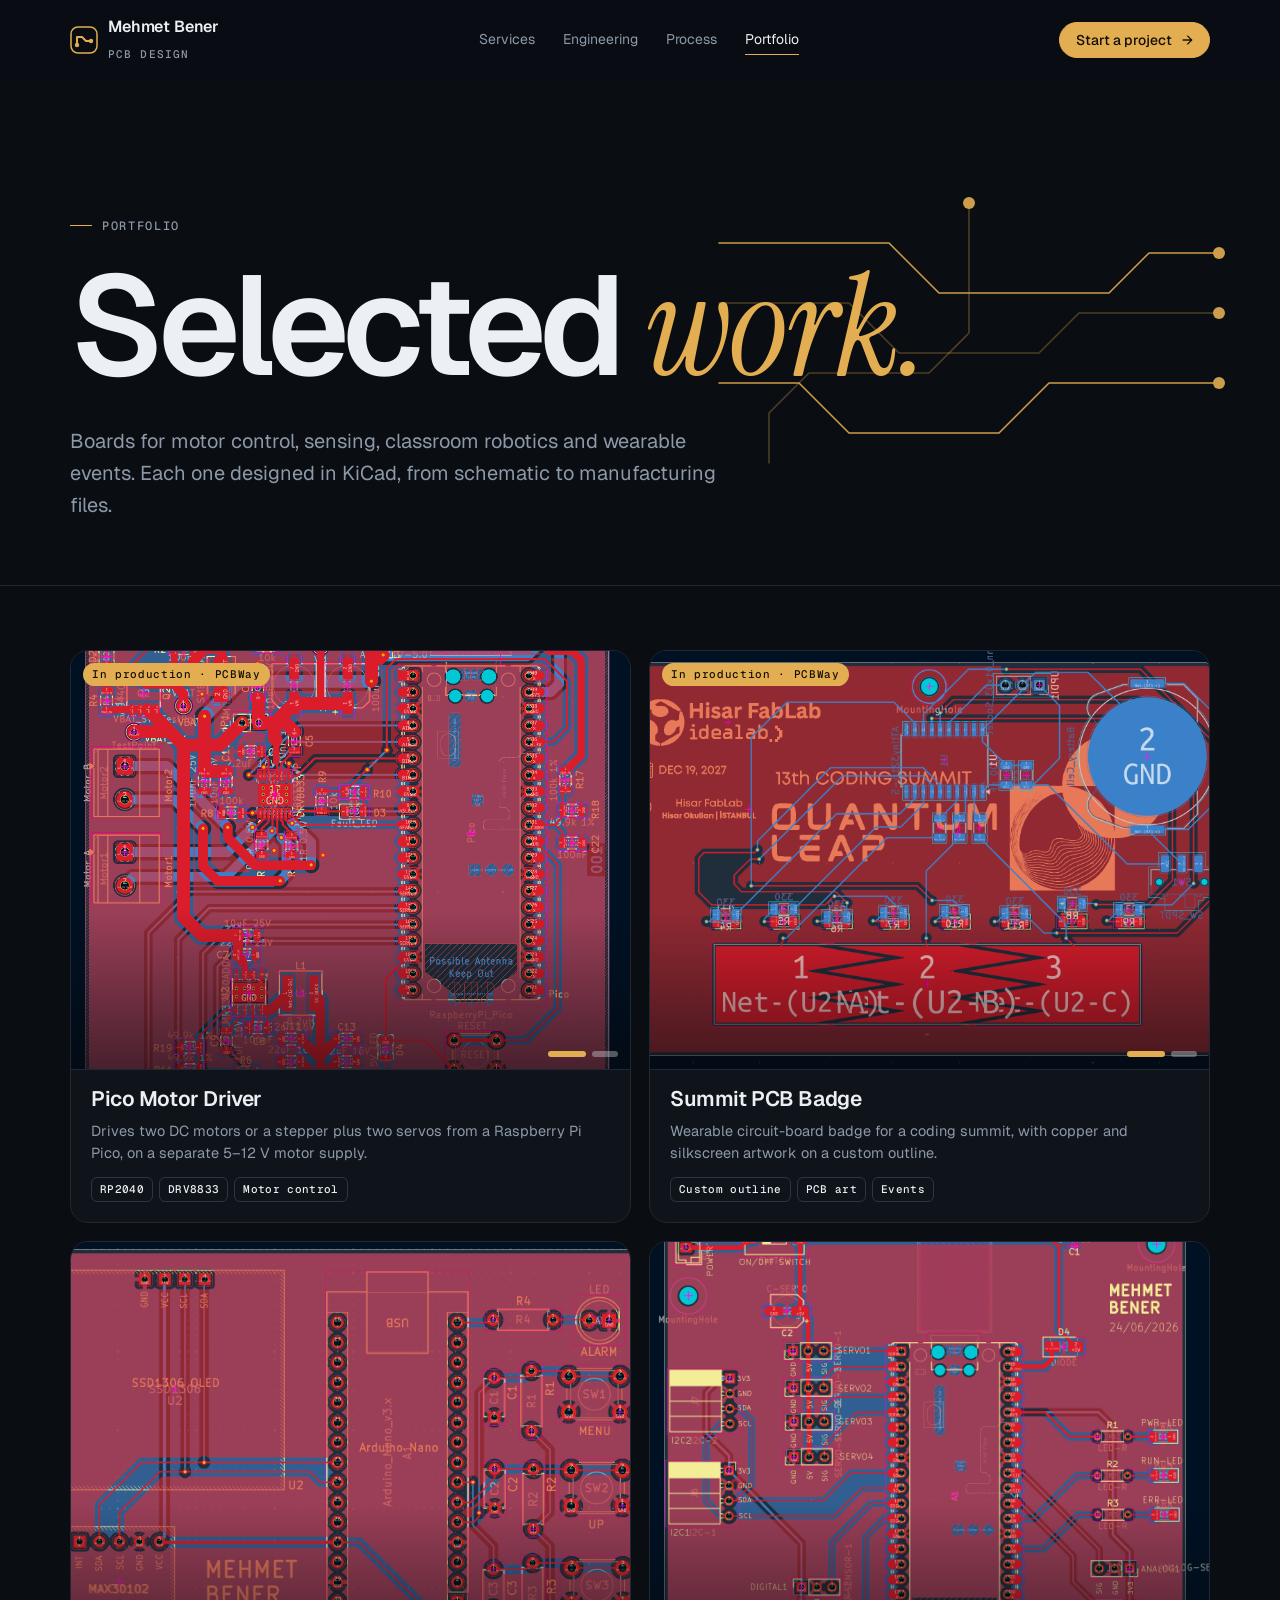
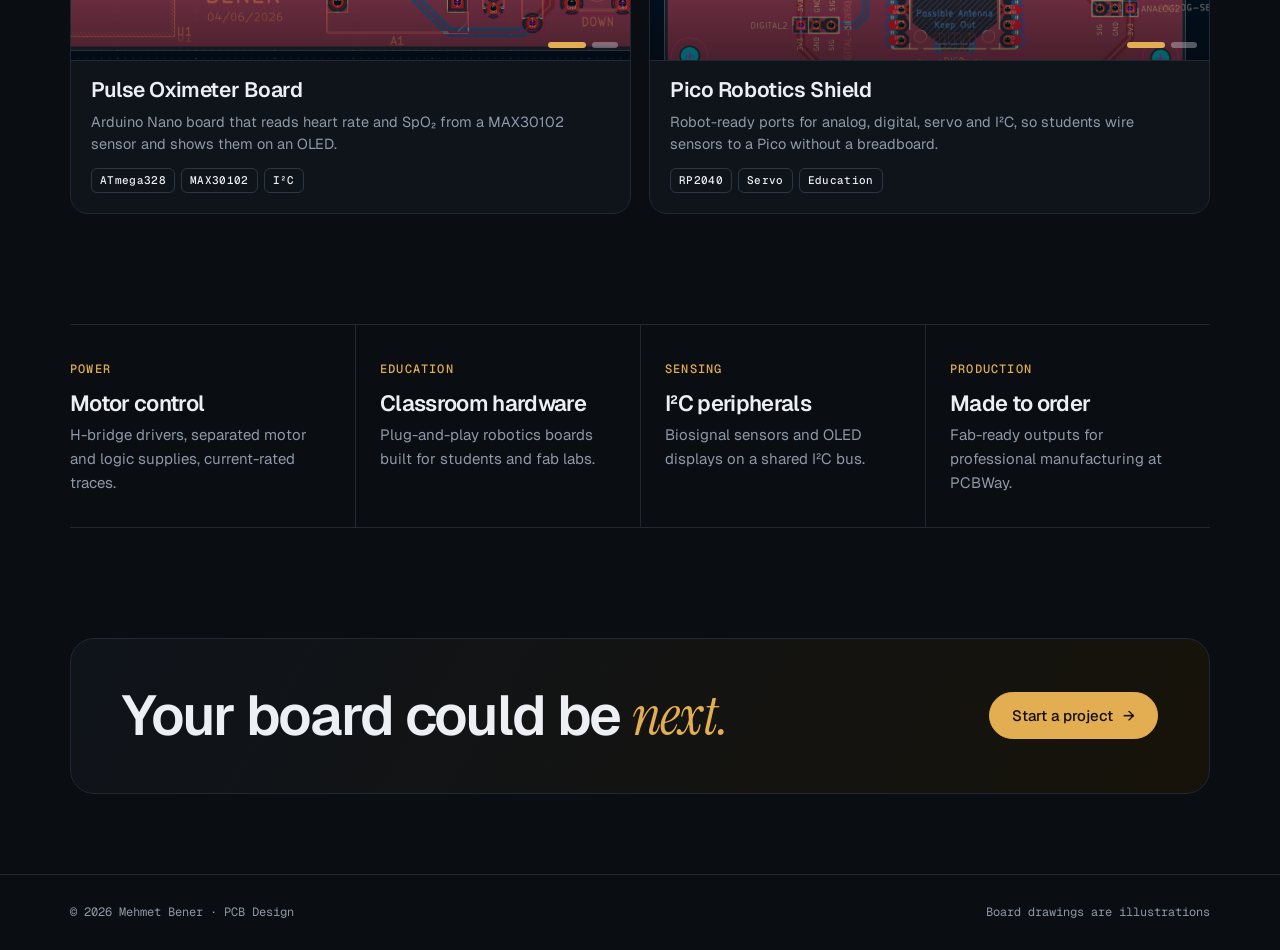
<file: portfolio.html>
<!doctype html>
<html lang="en">
<head>
<meta charset="utf-8">
<meta name="viewport" content="width=device-width, initial-scale=1, viewport-fit=cover">
<title>Portfolio · Mehmet Bener PCB Design</title>
<link rel="stylesheet" href="https://fonts.googleapis.com/css2?family=Geist:wght@400;500;600;700&family=Geist+Mono:wght@400;500&family=Instrument+Serif:ital@0;1&display=swap">
<style>
:root{padding-top:env(safe-area-inset-top,0px);padding-bottom:env(safe-area-inset-bottom,0px)}
body{margin:0}
img{max-width:100%}
/* Layout: a dark board under a bench light. Matte soldermask black, ENIG gold for anything live, silkscreen white for type. One committed dark look. */
:root{
  color-scheme:dark;
  --bg:#0A0D12; --bg2:#0F141B; --bg3:#141B24; --line:#1F2833; --line2:#2B3644;
  --ink:#ECEFF3; --mute:#8D99A8; --gold:#E3AE52; --gold2:#F5D08A; --copper:#C9693B; --mask:#123B2F; --fr4:#B49A5E;
  --f-sans:"Geist", "Helvetica Neue", Arial, sans-serif;
  --f-serif:"Instrument Serif", "Iowan Old Style", Georgia, serif;
  --f-mono:"Geist Mono", ui-monospace, Menlo, monospace;
  --ease:cubic-bezier(.2,.7,.1,1);
}
*{box-sizing:border-box}
html{scroll-behavior:smooth}
body{background:var(--bg);color:var(--ink);font:400 16px/1.6 var(--f-sans);-webkit-font-smoothing:antialiased;overflow-x:hidden}
h1,h2,h3{margin:0;font-weight:600;letter-spacing:-.03em;line-height:1.02;text-wrap:balance}
p{margin:0}
em.s{font-family:var(--f-serif);font-style:italic;font-weight:400;letter-spacing:-.01em;color:var(--gold)}
a{color:inherit}
:focus-visible{outline:2px solid var(--gold);outline-offset:3px}
::selection{background:var(--gold);color:#120D04}

.wrap{max-width:1180px;margin:0 auto;padding-left:max(20px,env(safe-area-inset-left,0px));padding-right:max(20px,env(safe-area-inset-right,0px))}
.eyebrow{display:inline-flex;align-items:center;gap:10px;font:500 12px/1 var(--f-mono);letter-spacing:.14em;text-transform:uppercase;color:var(--mute)}
.eyebrow::before{content:"";width:22px;height:1px;background:var(--gold)}

/* progress line + nav */
.progress{position:fixed;left:0;top:env(safe-area-inset-top,0px);height:2px;width:100%;transform-origin:0 50%;transform:scaleX(var(--p,0));background:linear-gradient(90deg,var(--copper),var(--gold2));z-index:60}
body::before{content:"";position:fixed;inset:0 0 auto;height:env(safe-area-inset-top,0px);z-index:49;background:var(--bg)}
nav.top{position:sticky;top:env(safe-area-inset-top,0px);z-index:50;backdrop-filter:blur(14px) saturate(140%);-webkit-backdrop-filter:blur(14px) saturate(140%);background:color-mix(in srgb,var(--bg) 72%,transparent);border-bottom:1px solid transparent;transition:border-color .3s}
nav.top.scrolled{border-bottom-color:var(--line)}
nav.top .wrap{display:flex;align-items:center;justify-content:space-between;gap:16px;padding-block:14px}
.logo{display:flex;align-items:center;gap:10px;text-decoration:none;font-weight:600;letter-spacing:-.01em}
.logo svg{width:28px;height:28px}
.logo small{font:500 11px/1 var(--f-mono);color:var(--mute);letter-spacing:.1em;text-transform:uppercase}
.links{display:flex;gap:28px;font-size:14px;color:var(--mute)}
.links a{text-decoration:none;position:relative;transition:color .2s}
.links a::after{content:"";position:absolute;left:0;right:0;bottom:-4px;height:1px;background:var(--gold);transform:scaleX(0);transform-origin:right;transition:transform .35s var(--ease)}
.links a:hover,.links a[aria-current]{color:var(--ink)}
.links a:hover::after,.links a[aria-current]::after{transform:scaleX(1);transform-origin:left}
@media (max-width:760px){.links{display:none}}

/* buttons */
.btn{--mx:0px;--my:0px;display:inline-flex;align-items:center;gap:10px;font:500 15px/1 var(--f-sans);padding:15px 22px;border-radius:999px;text-decoration:none;cursor:pointer;border:1px solid var(--line2);background:transparent;color:var(--ink);transform:translate(var(--mx),var(--my));transition:transform .25s var(--ease),background .25s,border-color .25s,color .25s;position:relative;overflow:hidden;isolation:isolate}
.btn.gold{background:var(--gold);border-color:var(--gold);color:#140E04}
.btn.gold::before{content:"";position:absolute;inset:0;background:linear-gradient(110deg,transparent 30%,rgba(255,255,255,.55) 50%,transparent 70%);transform:translateX(-120%);z-index:-1}
.btn.gold:hover::before{transition:transform .7s var(--ease);transform:translateX(120%)}
.btn:not(.gold):hover{border-color:var(--gold);color:var(--gold2)}
.btn .arr{transition:transform .3s var(--ease)}
.btn:hover .arr{transform:translateX(4px)}
.btn.sm{padding:10px 16px;font-size:14px}

/* reveal: movement only, content is always visible */
.rv{transform:translateY(22px);transition:transform .9s var(--ease) var(--d,0s)}
.rv.in{transform:none}

/* glow cards */
.glow{--gx:50%;--gy:50%;position:relative;background:var(--bg2);border:1px solid var(--line);border-radius:18px;overflow:hidden;isolation:isolate}
.glow::before{content:"";position:absolute;inset:0;background:radial-gradient(420px circle at var(--gx) var(--gy),rgba(227,174,82,.13),transparent 45%);opacity:0;transition:opacity .35s;z-index:-1}
.glow::after{content:"";position:absolute;inset:0;border-radius:inherit;padding:1px;background:radial-gradient(260px circle at var(--gx) var(--gy),var(--gold),transparent 60%);-webkit-mask:linear-gradient(#000 0 0) content-box,linear-gradient(#000 0 0);-webkit-mask-composite:xor;mask-composite:exclude;opacity:0;transition:opacity .35s;pointer-events:none}
.glow:hover::before,.glow:hover::after{opacity:1}

/* board drawings (shared by both pages) */
.board{width:100%;height:auto;display:block}
.board .edge{fill:rgba(255,255,255,.025);stroke:var(--ink);stroke-opacity:.55;stroke-width:1.5}
.board .tr{fill:none;stroke:var(--gold);stroke-width:2.2;stroke-linecap:round;stroke-linejoin:round;stroke-dasharray:var(--len,600);stroke-dashoffset:0;transition:stroke-dashoffset 1.4s var(--ease)}
.board .tr.thin{stroke-width:1.3;stroke-opacity:.7}
.board .pad{fill:var(--gold)}
.board .ring{fill:none;stroke:var(--gold);stroke-width:1.6}
.board .ic{fill:#0B0F14;stroke:var(--ink);stroke-opacity:.5;stroke-width:1.2}
.board .txt{fill:var(--ink);fill-opacity:.75;font:500 8.5px var(--f-mono);letter-spacing:.06em}
.board .pulse{fill:var(--gold2);filter:drop-shadow(0 0 5px var(--gold))}
.redraw .board .tr{stroke-dashoffset:var(--len,600);transition:none}

/* project cards (shared) */
.pcard{display:flex;flex-direction:column;transition:transform .45s var(--ease),border-color .3s;will-change:transform}
.pcard:hover{border-color:var(--line2)}
.pcard .art{position:relative;aspect-ratio:16/10;max-width:100%;background:radial-gradient(120% 90% at 50% 0%,#14211c,#0b100e 70%);border-bottom:1px solid var(--line);display:grid;place-items:center;padding:18px}
.pcard .art::before{content:"";position:absolute;inset:0;background-image:radial-gradient(rgba(236,239,243,.07) 1px,transparent 1.2px);background-size:14px 14px;pointer-events:none}
.pcard .art .board{position:relative;max-width:300px;transition:transform .6s var(--ease)}
.pcard:hover .art .board{transform:scale(1.04)}
.pcard .tagline{position:absolute;top:12px;left:12px;font:500 11px/1 var(--f-mono);letter-spacing:.06em;color:#140E04;background:var(--gold);padding:6px 9px;border-radius:999px}
.pcard .info{padding:18px 20px 20px;display:flex;flex-direction:column;gap:10px;min-width:0}
.pcard h3{font-size:21px;letter-spacing:-.02em}
.pcard p{color:var(--mute);font-size:14.5px;line-height:1.55}
.chips{display:flex;flex-wrap:wrap;gap:6px;margin-top:2px}
.chips span{font:500 11px/1 var(--f-mono);color:var(--ink);border:1px solid var(--line2);padding:6px 8px;border-radius:6px;letter-spacing:.03em}

footer.foot{border-top:1px solid var(--line);padding-block:28px;font:400 12px/1.6 var(--f-mono);color:var(--mute)}
footer.foot .wrap{display:flex;justify-content:space-between;gap:16px;flex-wrap:wrap}

@media (prefers-reduced-motion:reduce){
  html{scroll-behavior:auto}
  *,*::before,*::after{animation:none!important;transition:none!important}
  .rv{transform:none}
}

/* photo gallery: the board photos are the card's hero */
.gallery{position:relative;aspect-ratio:4/3;max-width:100%;overflow:hidden;background:radial-gradient(120% 90% at 50% 0%,#14211c,#0b100e 70%);border-bottom:1px solid var(--line);cursor:zoom-in}
a .gallery{cursor:pointer}
.gallery img{position:absolute;inset:0;width:100%;height:100%;object-fit:cover;transition:opacity .7s var(--ease),transform 1.4s var(--ease)}
.gallery .g2{opacity:0}
.gallery[data-show="2"] .g2{opacity:1}
.gallery[data-show="2"] .g1{opacity:0}
.pcard:hover .gallery img{transform:scale(1.045)}
.gallery.miss1 .g1,.gallery.miss2 .g2{display:none}
.gallery::after{content:"";position:absolute;inset:auto 0 0;height:38%;background:linear-gradient(transparent,rgba(5,7,10,.55));pointer-events:none}
.gph{display:none}
.gallery.miss1.miss2{cursor:default;background-image:radial-gradient(rgba(236,239,243,.07) 1px,transparent 1.2px),radial-gradient(120% 90% at 50% 0%,#14211c,#0b100e 70%);background-size:14px 14px,auto}
.gallery.miss1.miss2 .gph{position:absolute;inset:0;display:flex;flex-direction:column;align-items:center;justify-content:center;gap:8px;padding:16px;text-align:center;font:500 11px/1.5 var(--f-mono);color:var(--mute);word-break:break-all}
.gph b{font:600 15px/1 var(--f-sans);color:var(--ink)}
.gph svg{width:30px;height:30px;stroke:var(--gold);fill:none;stroke-width:1.5}
.gallery.miss1.miss2 .gtabs,.gallery.miss1 .gtabs,.gallery.miss2 .gtabs{display:none}
.gtabs{position:absolute;right:12px;bottom:12px;z-index:2;display:flex;gap:6px}
.gtabs button{width:26px;height:6px;border-radius:999px;border:0;padding:0;background:rgba(236,239,243,.35);cursor:pointer;transition:background .3s,width .3s}
.gallery[data-show="1"] .gtabs [data-n="1"],.gallery[data-show="2"] .gtabs [data-n="2"]{background:var(--gold);width:38px}
.gallery .tagline{z-index:2}
.pcard .tagline{position:absolute;top:12px;left:12px;font:500 11px/1 var(--f-mono);letter-spacing:.06em;color:#140E04;background:var(--gold);padding:6px 9px;border-radius:999px}
.lightbox{position:fixed;inset:0;z-index:100;display:grid;place-items:center;padding:max(20px,env(safe-area-inset-top,0px)) max(20px,env(safe-area-inset-right,0px)) max(20px,env(safe-area-inset-bottom,0px)) max(20px,env(safe-area-inset-left,0px));background:rgba(5,7,10,.88);backdrop-filter:blur(8px);-webkit-backdrop-filter:blur(8px);cursor:zoom-out;animation:lbin .35s var(--ease)}
.lightbox img{max-width:min(1100px,100%);max-height:84vh;border-radius:12px;box-shadow:0 30px 80px rgba(0,0,0,.6)}
.lightbox p{margin-top:14px;font:500 13px/1 var(--f-mono);color:var(--mute);text-align:center}
@keyframes lbin{from{opacity:0}to{opacity:1}}

/* ===== page ===== */
.intro{position:relative;padding-block:clamp(72px,10vw,130px) 64px;border-bottom:1px solid var(--line);overflow:hidden}
.intro h1{font-size:clamp(56px,11vw,150px);letter-spacing:-.05em;margin-top:20px}
.w{display:inline-block;overflow:hidden;vertical-align:top;padding-bottom:.08em;margin-bottom:-.08em}
.w>span{display:inline-block;animation:up 1.1s var(--ease) both;animation-delay:calc(var(--i)*110ms + 100ms)}
@keyframes up{from{transform:translateY(105%)}to{transform:none}}
.intro p{color:var(--mute);font-size:clamp(17px,1.6vw,20px);max-width:52ch;margin-top:26px;animation:fade 1s var(--ease) .6s both}
@keyframes fade{from{opacity:0;transform:translateY(12px)}to{opacity:1;transform:none}}
.net{position:absolute;right:max(20px,4vw);top:50%;width:min(44vw,520px);transform:translateY(-50%);pointer-events:none;opacity:.9}
.net path{fill:none;stroke:var(--gold);stroke-width:1.6;stroke-linecap:round;stroke-linejoin:round;stroke-dasharray:900;animation:draw 2.6s var(--ease) both;animation-delay:calc(var(--i)*.18s + .3s)}
.net path.dim{stroke-opacity:.35}
.net circle{fill:var(--gold);animation:pop .5s var(--ease) both;animation-delay:calc(var(--i)*.18s + 1.6s)}
@keyframes draw{from{stroke-dashoffset:900}to{stroke-dashoffset:0}}
@keyframes pop{from{transform:scale(0)}to{transform:none}}
.net circle{transform-box:fill-box;transform-origin:center}
@media (max-width:860px){.net{opacity:.25;width:80vw;right:-10vw}}

.grid{display:grid;grid-template-columns:repeat(6,minmax(0,1fr));gap:18px;padding-block:64px 0}
.grid .pcard{grid-column:span 3;text-decoration:none}
.grid .pcard.big{grid-column:span 3}
.grid .pcard.big .gallery{aspect-ratio:16/10}
@media (max-width:960px){.grid{grid-template-columns:1fr 1fr}.grid .pcard,.grid .pcard.big{grid-column:span 1}}
@media (max-width:600px){.grid{grid-template-columns:1fr}}
.pcard:target{border-color:var(--gold)}

.caps{display:grid;grid-template-columns:repeat(4,minmax(0,1fr));gap:0;margin-top:110px;border-top:1px solid var(--line);border-bottom:1px solid var(--line)}
.caps div{padding:30px 24px 32px 0;min-width:0}
.caps div+div{padding-left:24px;border-left:1px solid var(--line)}
.caps small{font:500 12px/1 var(--f-mono);color:var(--gold);letter-spacing:.1em;text-transform:uppercase}
.caps h3{font-size:22px;margin:12px 0 8px}
.caps p{color:var(--mute);font-size:15px}
@media (max-width:900px){.caps{grid-template-columns:1fr 1fr}.caps div:nth-child(3){padding-left:0;border-left:0}.caps div:nth-child(n+3){border-top:1px solid var(--line)}}
@media (max-width:560px){.caps{grid-template-columns:1fr}.caps div,.caps div+div{padding-left:0;border-left:0}.caps div+div{border-top:1px solid var(--line)}}

.band{margin-block:110px 80px;display:flex;justify-content:space-between;align-items:center;gap:28px;flex-wrap:wrap;padding:48px clamp(24px,4vw,56px);border:1px solid var(--line);border-radius:24px;background:linear-gradient(120deg,var(--bg2),#17130a)}
.band h2{font-size:clamp(32px,4.4vw,56px);max-width:16ch}
</style>
</head>
<body>
<div class="progress" aria-hidden="true"></div>
<nav class="top">
  <div class="wrap">
    <a class="logo" href="index.html" aria-label="Home">
      <svg viewBox="0 0 28 28" aria-hidden="true"><rect x="1" y="1" width="26" height="26" rx="7" fill="none" stroke="#E3AE52" stroke-width="1.5"/><path d="M7 19V11h5l4 4h5" fill="none" stroke="#E3AE52" stroke-width="2" stroke-linecap="round" stroke-linejoin="round"/><circle cx="21" cy="15" r="2.2" fill="#E3AE52"/><circle cx="7" cy="19" r="2.2" fill="#E3AE52"/></svg>
      <span>Mehmet Bener<br><small>PCB Design</small></span>
    </a>
    <div class="links">
      <a href="index.html#services">Services</a><a href="index.html#stackup">Engineering</a><a href="index.html#process">Process</a><a href="portfolio.html" aria-current="page">Portfolio</a>
    </div>
    <a class="btn gold sm mag" href="index.html#contact">Start a project <span class="arr">→</span></a>
  </div>
</nav>

<header class="intro">
  <svg class="net" viewBox="0 0 520 300" aria-hidden="true">
    <path style="--i:0" d="M10 60 H180 L230 110 H400 L440 70 H510"/>
    <path style="--i:1" class="dim" d="M10 120 H140 L190 170 H330 L370 130 H510"/>
    <path style="--i:2" d="M10 200 H90 L140 250 H290 L340 200 H510"/>
    <path style="--i:3" class="dim" d="M60 280 V230 L100 190 H220 L260 150 V20"/>
    <circle style="--i:0" cx="510" cy="70" r="6"/><circle style="--i:1" cx="510" cy="130" r="6"/><circle style="--i:2" cx="510" cy="200" r="6"/><circle style="--i:3" cx="260" cy="20" r="6"/>
  </svg>
  <div class="wrap">
    <span class="eyebrow">Portfolio</span>
    <h1><span class="w"><span style="--i:0">Selected</span></span> <span class="w"><span style="--i:1"><em class="s">work.</em></span></span></h1>
    <p>Boards for motor control, sensing, classroom robotics and wearable events. Each one designed in KiCad, from schematic to manufacturing files.</p>
  </div>
</header>

<main class="wrap">
  <div class="grid" id="grid"></div>

  <div class="caps">
    <div class="rv"><small>Power</small><h3>Motor control</h3><p>H-bridge drivers, separated motor and logic supplies, current-rated traces.</p></div>
    <div class="rv" style="--d:.06s"><small>Education</small><h3>Classroom hardware</h3><p>Plug-and-play robotics boards built for students and fab labs.</p></div>
    <div class="rv" style="--d:.12s"><small>Sensing</small><h3>I²C peripherals</h3><p>Biosignal sensors and OLED displays on a shared I²C bus.</p></div>
    <div class="rv" style="--d:.18s"><small>Production</small><h3>Made to order</h3><p>Fab-ready outputs for professional manufacturing at PCBWay.</p></div>
  </div>

  <div class="band rv">
    <h2>Your board could be <em class="s">next.</em></h2>
    <a class="btn gold mag" href="index.html#contact">Start a project <span class="arr">→</span></a>
  </div>
</main>

<footer class="foot"><div class="wrap"><span>© 2026 Mehmet Bener · PCB Design</span><span>Board drawings are illustrations</span></div></footer>

<script>
/* Shared interactions and board drawings for both pages */
(function(){
const RM = matchMedia("(prefers-reduced-motion: reduce)").matches;
const FINE = matchMedia("(pointer: fine)").matches;

/* ---------- project data ---------- */
const PROJECTS = [
  {id:"motor", name:"Pico Motor Driver", tag:"In production · PCBWay",
   blurb:"Drives two DC motors or a stepper plus two servos from a Raspberry Pi Pico, on a separate 5–12 V motor supply.",
   chips:["RP2040","DRV8833","Motor control"]},
  {id:"badge", name:"Summit PCB Badge", tag:"In production · PCBWay",
   blurb:"Wearable circuit-board badge for a coding summit, with copper and silkscreen artwork on a custom outline.",
   chips:["Custom outline","PCB art","Events"]},
  {id:"pulse", name:"Pulse Oximeter Board", tag:"",
   blurb:"Arduino Nano board that reads heart rate and SpO₂ from a MAX30102 sensor and shows them on an OLED.",
   chips:["ATmega328","MAX30102","I²C"]},
  {id:"shield", name:"Pico Robotics Shield", tag:"",
   blurb:"Robot-ready ports for analog, digital, servo and I²C, so students wire sensors to a Pico without a breadboard.",
   chips:["RP2040","Servo","Education"]}
];

/* ---------- board drawing helpers (viewBox 320 x 200) ---------- */
const R=(x,y,w,h,c,rx=0)=>`<rect x="${x}" y="${y}" width="${w}" height="${h}" rx="${rx}" class="${c}"/>`;
const C=(x,y,r,c)=>`<circle cx="${x}" cy="${y}" r="${r}" class="${c}"/>`;
const T=(x,y,s,a="middle")=>`<text x="${x}" y="${y}" text-anchor="${a}" class="txt">${s}</text>`;
const P=(d,c="tr")=>`<path d="${d}" class="${c}"/>`;
const row=(x,y,n,dx,dy,s=4)=>{let o="";for(let i=0;i<n;i++)o+=R(x+i*dx-s/2,y+i*dy-s/2,s,s,"pad",1);return o};
const holes=()=>C(22,22,5,"ring")+C(298,22,5,"ring")+C(22,178,5,"ring")+C(298,178,5,"ring");
const edge=()=>R(8,8,304,184,"edge",12);

const DRAW = {
  motor(){
    return edge()+holes()+
      R(40,50,48,104,"ic",3)+row(44,56,10,0,10)+row(84,56,10,0,10)+T(64,106,"PICO")+
      R(150,78,40,30,"ic",2)+row(146,82,4,0,7,3)+row(194,82,4,0,7,3)+T(170,96,"DRV")+
      R(246,40,46,34,"ic",3)+C(259,57,7,"ring")+C(279,57,7,"ring")+
      R(246,112,46,34,"ic",3)+C(259,129,7,"ring")+C(279,129,7,"ring")+
      row(130,168,3,10,0,5)+row(180,168,3,10,0,5)+T(150,160,"SERVO",)+
      P("M84 76 H120 L134 90 H146")+P("M84 96 H118 L126 104 H146","tr thin")+
      P("M194 82 H218 L232 60 H252")+P("M194 103 H218 L232 125 H252")+
      P("M84 126 H104 L118 140 V168 H130","tr thin")+P("M84 136 H96 L110 150 H170 L180 160 V168","tr thin");
  },
  badge(){
    return `<path d="M160 10 L292 54 L292 140 L160 190 L28 140 L28 54 Z" class="edge"/>`+
      C(160,32,7,"ring")+
      `<text x="160" y="112" text-anchor="middle" class="txt" style="font-size:30px;fill-opacity:.9">&lt;/&gt;</text>`+
      P("M60 70 H110 L124 84 V128 L136 140 H184 L196 128 V84 L210 70 H260")+
      P("M70 140 H104 L118 154 H202 L216 140 H250","tr thin")+
      C(60,70,4,"pad")+C(260,70,4,"pad")+C(70,140,4,"pad")+C(250,140,4,"pad")+
      R(150,150,20,10,"ic",2)+T(160,176,"SUMMIT");
  },
  esp(){
    return edge()+holes()+
      R(36,36,70,96,"ic",3)+`<path d="M40 40 H102 V60 H40 Z" fill="none" class="tr thin" style="stroke-dasharray:3 3"/>`+
      row(36,70,7,0,9,3.5)+row(106,70,7,0,9,3.5)+T(71,104,"ESP32")+
      R(150,34,120,58,"ic",4)+T(210,67,"OLED")+
      C(186,128,8,"ring")+C(170,144,8,"ring")+C(202,144,8,"ring")+C(186,160,8,"ring")+
      R(250,140,34,22,"ic",2)+T(267,154,"LiPo")+
      P("M106 80 H128 L140 68 H150")+P("M106 98 H134 L150 114 V128 H178","tr thin")+
      P("M106 116 H124 L150 142 H162","tr thin")+P("M250 150 H226 L214 162 H194","tr thin");
  },
  pulse(){
    return edge()+holes()+
      R(36,56,110,40,"ic",3)+row(44,60,10,10,0,3.5)+row(44,92,10,10,0,3.5)+T(91,80,"NANO")+
      R(180,36,100,52,"ic",4)+T(230,66,"OLED")+
      R(214,122,30,30,"ic",3)+C(229,137,6,"ring")+T(229,166,"MAX30102")+
      C(60,146,8,"ring")+C(92,146,8,"ring")+C(124,146,8,"ring")+
      P("M146 66 H166 L176 56 H180")+P("M146 82 H168 L196 110 V122 H214")+
      P("M60 138 V112 L68 104 H120","tr thin")+P("M124 138 V118 L138 104 H146","tr thin");
  },
  shield(){
    let ports="";
    [["A",40],["D",100],["S",184],["I²C",250]].forEach(([l,x],i)=>{
      for(let k=0;k<3;k++)ports+=row(x,30+k*12,i===3?4:3,10,0,5);
      ports+=T(x+10,82,l);
    });
    return edge()+holes()+ports+
      R(116,100,92,48,"ic",3)+row(122,104,9,10,0,3.5)+row(122,144,9,10,0,3.5)+T(162,128,"PICO")+
      P("M60 66 V90 L82 112 H116")+P("M120 66 V86 L134 100","tr thin")+
      P("M204 66 V86 L190 100","tr thin")+P("M270 66 V90 L248 112 H208")+
      P("M60 160 H260","tr thin");
  }
};

PROJECTS.forEach(p=>{p.photos=[
  {src:`media/${p.id}/1.png`,cap:"Photo 1"},
  {src:`media/${p.id}/2.png`,cap:"Photo 2"}
]});

function photoArt(p){
  const [a,b]=p.photos;
  return `<div class="gallery" data-show="1">
    <img class="g1" src="${a.src}" alt="${p.name}, photo 1" loading="lazy" onerror="PCB.miss(this,1)">
    <img class="g2" src="${b.src}" alt="${p.name}, photo 2" loading="lazy" onerror="PCB.miss(this,2)">
    <div class="gph"><svg viewBox="0 0 24 24"><rect x="3" y="5" width="18" height="14" rx="2"/><circle cx="9" cy="11" r="2"/><path d="M21 17l-5-5-8 7"/></svg><b>Add photos</b><span>${a.src}<br>${b.src}</span></div>
    ${p.tag?`<span class="tagline">${p.tag}</span>`:""}
    <div class="gtabs" role="group" aria-label="Choose photo"><button type="button" data-n="1" aria-label="Photo 1"></button><button type="button" data-n="2" aria-label="Photo 2"></button></div>
  </div>`;
}
function miss(img,n){
  const g=img.closest(".gallery");g.classList.add("miss"+n);
  if(n===1&&!g.classList.contains("miss2"))g.dataset.show="2";
  if(n===2)g.dataset.show="1";
}
/* hover swaps to photo 2, dots pick a photo, click opens it large */
document.addEventListener("pointerover",e=>{const g=e.target.closest&&e.target.closest(".gallery");if(g&&!g.classList.contains("miss2")&&!g.classList.contains("miss1")&&e.pointerType==="mouse"&&!g.dataset.pinned)g.dataset.show="2"});
document.addEventListener("pointerout",e=>{const g=e.target.closest&&e.target.closest(".gallery");if(g&&!g.contains(e.relatedTarget)&&!g.classList.contains("miss1")&&!g.dataset.pinned)g.dataset.show="1"});
document.addEventListener("click",e=>{
  const t=e.target.closest(".gtabs button");
  if(t){e.preventDefault();e.stopPropagation();const g=t.closest(".gallery");if(!g.classList.contains("miss"+t.dataset.n)){g.dataset.show=t.dataset.n;g.dataset.pinned="1"}return}
},true);

function lightbox(){
  document.addEventListener("click",e=>{
    const g=e.target.closest(".gallery");if(!g||(g.classList.contains("miss1")&&g.classList.contains("miss2")))return;
    if(g.closest("a"))return;
    const img=g.querySelector(".g"+g.dataset.show);
    const box=document.createElement("div");box.className="lightbox";box.setAttribute("role","dialog");box.setAttribute("aria-label","Photo");
    box.innerHTML=`<div><img src="${img.getAttribute("src")}" alt=""><p>${img.alt}</p></div>`;
    const close=()=>{box.remove();removeEventListener("keydown",esc)};const esc=ev=>{if(ev.key==="Escape")close()};
    box.addEventListener("click",close);addEventListener("keydown",esc);document.body.appendChild(box);
  });
}

function drawBoard(id){
  return `<svg class="board" viewBox="0 0 320 200" role="img" aria-label="${id} board drawing">${DRAW[id]()}</svg>`;
}

/* measure traces, add travelling pulses, redraw on hover */
function wireBoard(host){
  const svg=host.querySelector("svg.board"); if(!svg) return;
  const trs=[...svg.querySelectorAll(".tr")];
  trs.forEach(p=>{try{p.style.setProperty("--len",Math.ceil(p.getTotalLength())+1)}catch(e){}});
  if(!RM){
    trs.filter(p=>!p.classList.contains("thin")).slice(0,2).forEach((p,i)=>{
      const c=document.createElementNS("http://www.w3.org/2000/svg","circle");
      c.setAttribute("r","2.6");c.setAttribute("class","pulse");
      c.innerHTML=`<animateMotion dur="${2.6+i*.9}s" begin="${i*.8}s" repeatCount="indefinite" path="${p.getAttribute("d")}"/>`;
      svg.appendChild(c);
    });
    const card=host.closest("[data-board-card]")||host;
    card.addEventListener("pointerenter",()=>{host.classList.add("redraw");host.getBoundingClientRect();requestAnimationFrame(()=>host.classList.remove("redraw"))});
  }
}

/* ---------- page-wide effects ---------- */
function init(){
  const bar=document.querySelector(".progress"), nav=document.querySelector("nav.top");
  let ticking=false;
  const onScroll=()=>{ if(ticking) return; ticking=true; requestAnimationFrame(()=>{
    const h=document.documentElement.scrollHeight-innerHeight;
    if(bar) bar.style.setProperty("--p",h>0?scrollY/h:0);
    if(nav) nav.classList.toggle("scrolled",scrollY>8);
    document.dispatchEvent(new CustomEvent("tick"));
    ticking=false;});
  };
  addEventListener("scroll",onScroll,{passive:true}); onScroll();

  if("IntersectionObserver" in window && !RM){
    const io=new IntersectionObserver(es=>es.forEach(e=>{if(e.isIntersecting){e.target.classList.add("in");io.unobserve(e.target)}}),{rootMargin:"0px 0px -8% 0px"});
    document.querySelectorAll(".rv").forEach(el=>io.observe(el));
  } else document.querySelectorAll(".rv").forEach(el=>el.classList.add("in"));

  document.querySelectorAll(".glow").forEach(el=>el.addEventListener("pointermove",e=>{
    const r=el.getBoundingClientRect();
    el.style.setProperty("--gx",(e.clientX-r.left)+"px");el.style.setProperty("--gy",(e.clientY-r.top)+"px");
  }));

  if(FINE && !RM){
    document.querySelectorAll(".mag").forEach(el=>{
      el.addEventListener("pointermove",e=>{const r=el.getBoundingClientRect();
        el.style.setProperty("--mx",((e.clientX-r.left-r.width/2)*.22)+"px");
        el.style.setProperty("--my",((e.clientY-r.top-r.height/2)*.3)+"px");});
      el.addEventListener("pointerleave",()=>{el.style.setProperty("--mx","0px");el.style.setProperty("--my","0px")});
    });
    document.querySelectorAll("[data-tilt]").forEach(el=>{
      el.addEventListener("pointermove",e=>{const r=el.getBoundingClientRect();
        const x=(e.clientX-r.left)/r.width-.5,y=(e.clientY-r.top)/r.height-.5;
        el.style.transform=`perspective(900px) rotateX(${(-y*7).toFixed(2)}deg) rotateY(${(x*9).toFixed(2)}deg) translateY(-4px)`;});
      el.addEventListener("pointerleave",()=>{el.style.transform=""});
    });
  }

  const copy=document.getElementById("copy"), addr=document.getElementById("addr");
  if(copy&&addr) copy.addEventListener("click",()=>{
    const done=()=>{copy.textContent="Copied";setTimeout(()=>copy.textContent="Copy email",1600)};
    const sel=()=>{const r=document.createRange();r.selectNodeContents(addr);const s=getSelection();s.removeAllRanges();s.addRange(r)};
    try{navigator.clipboard.writeText(addr.textContent.trim()).then(done,sel)}catch(e){sel()}
  });
}

window.PCB={PROJECTS,drawBoard,wireBoard,photoArt,miss,lightbox,init,RM};
})();


const grid=document.getElementById("grid");
PCB.PROJECTS.forEach((p,i)=>{
  grid.insertAdjacentHTML("beforeend",`<article class="pcard glow rv" id="${p.id}" data-tilt style="--d:${(i%3)*.07}s">
    ${PCB.photoArt(p)}
    <div class="info"><h3>${p.name}</h3><p>${p.blurb}</p><div class="chips">${p.chips.map(c=>`<span>${c}</span>`).join("")}</div></div>
  </article>`);
});
PCB.lightbox();
PCB.init();
</script>
</body>
</html>
</file>
